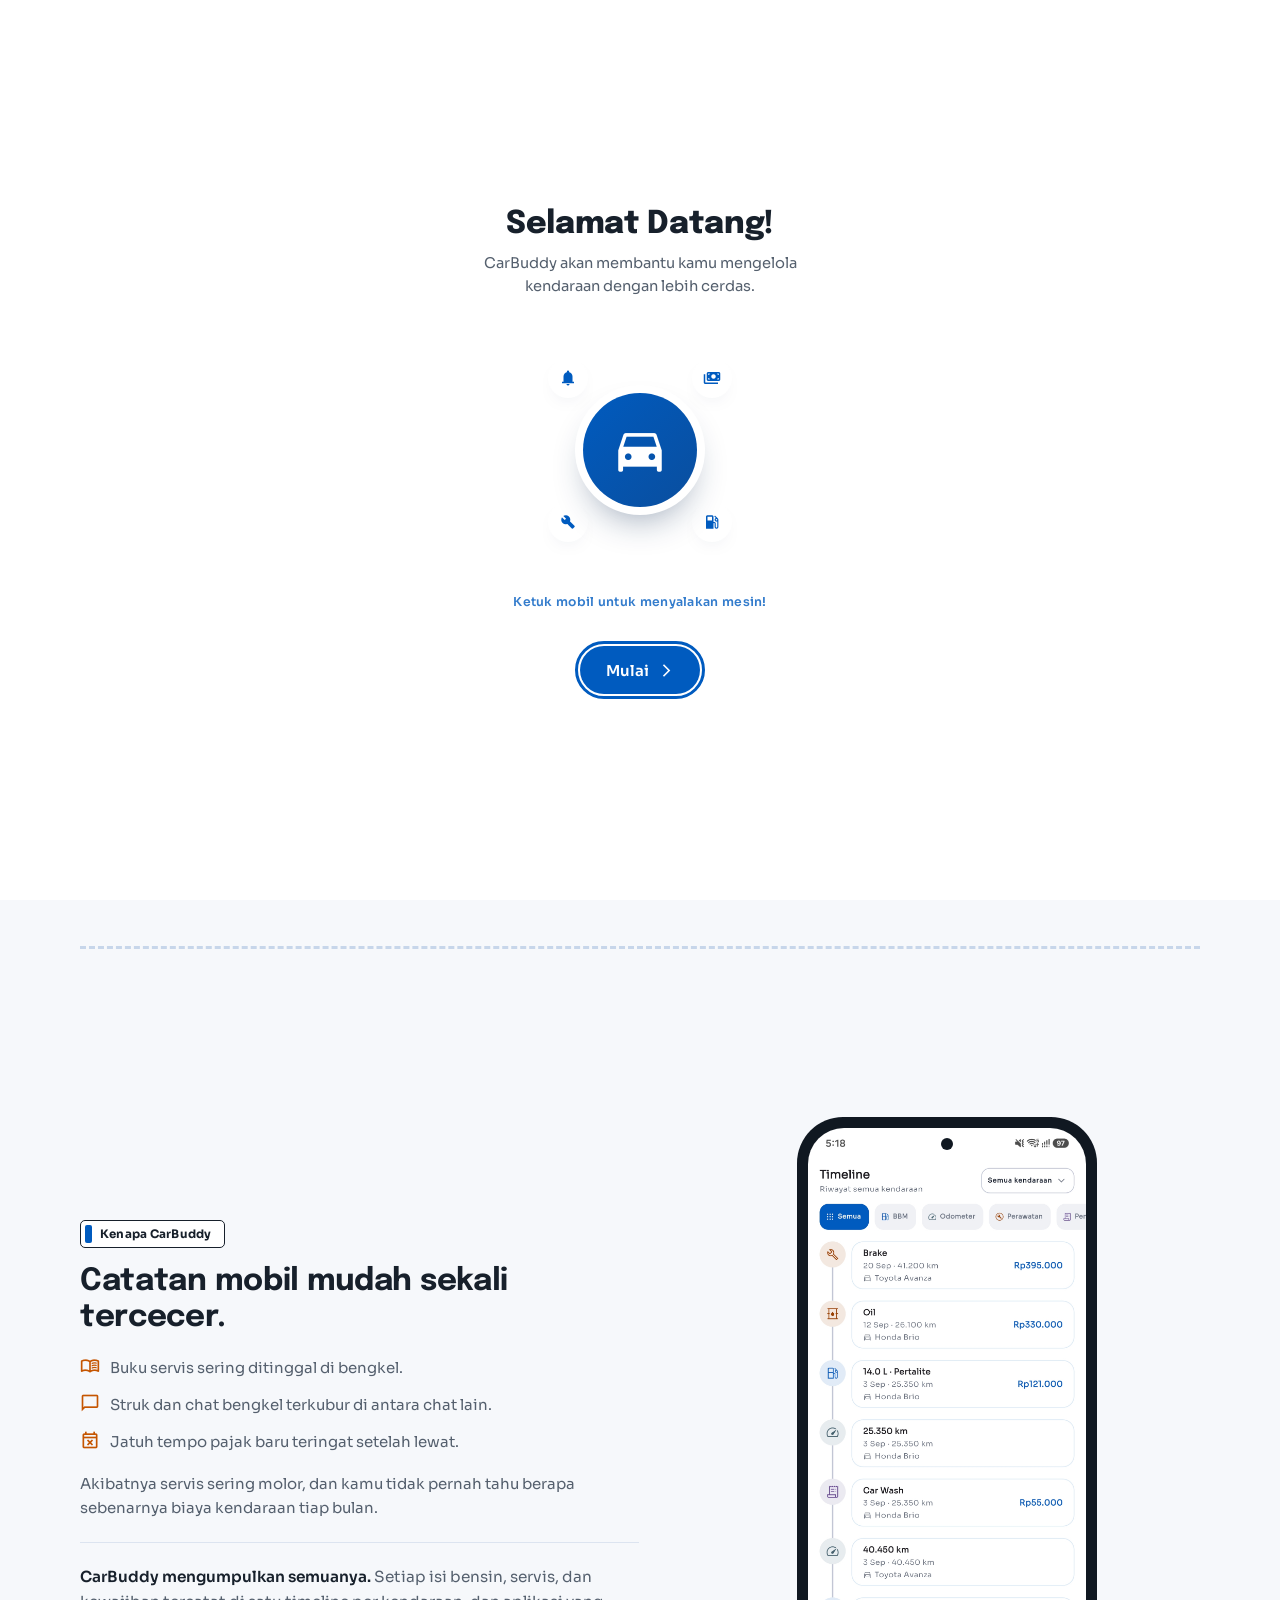
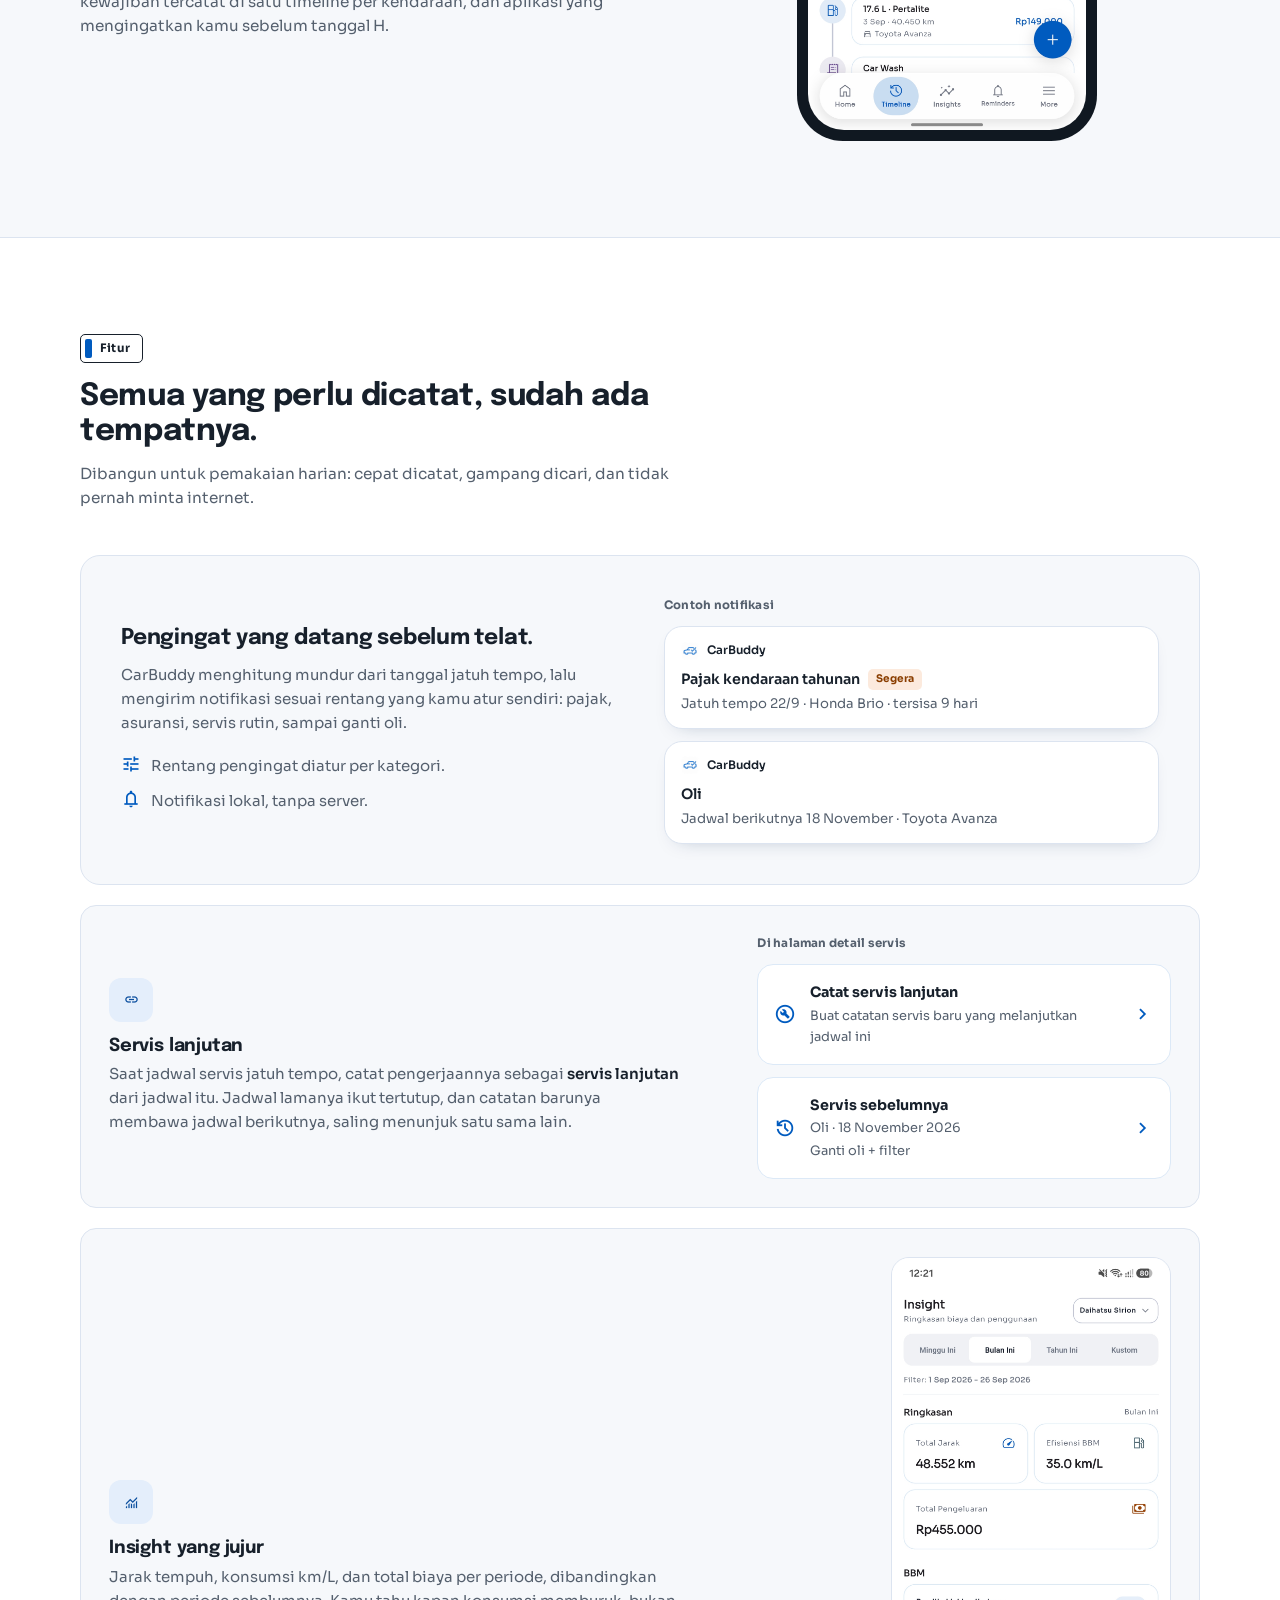
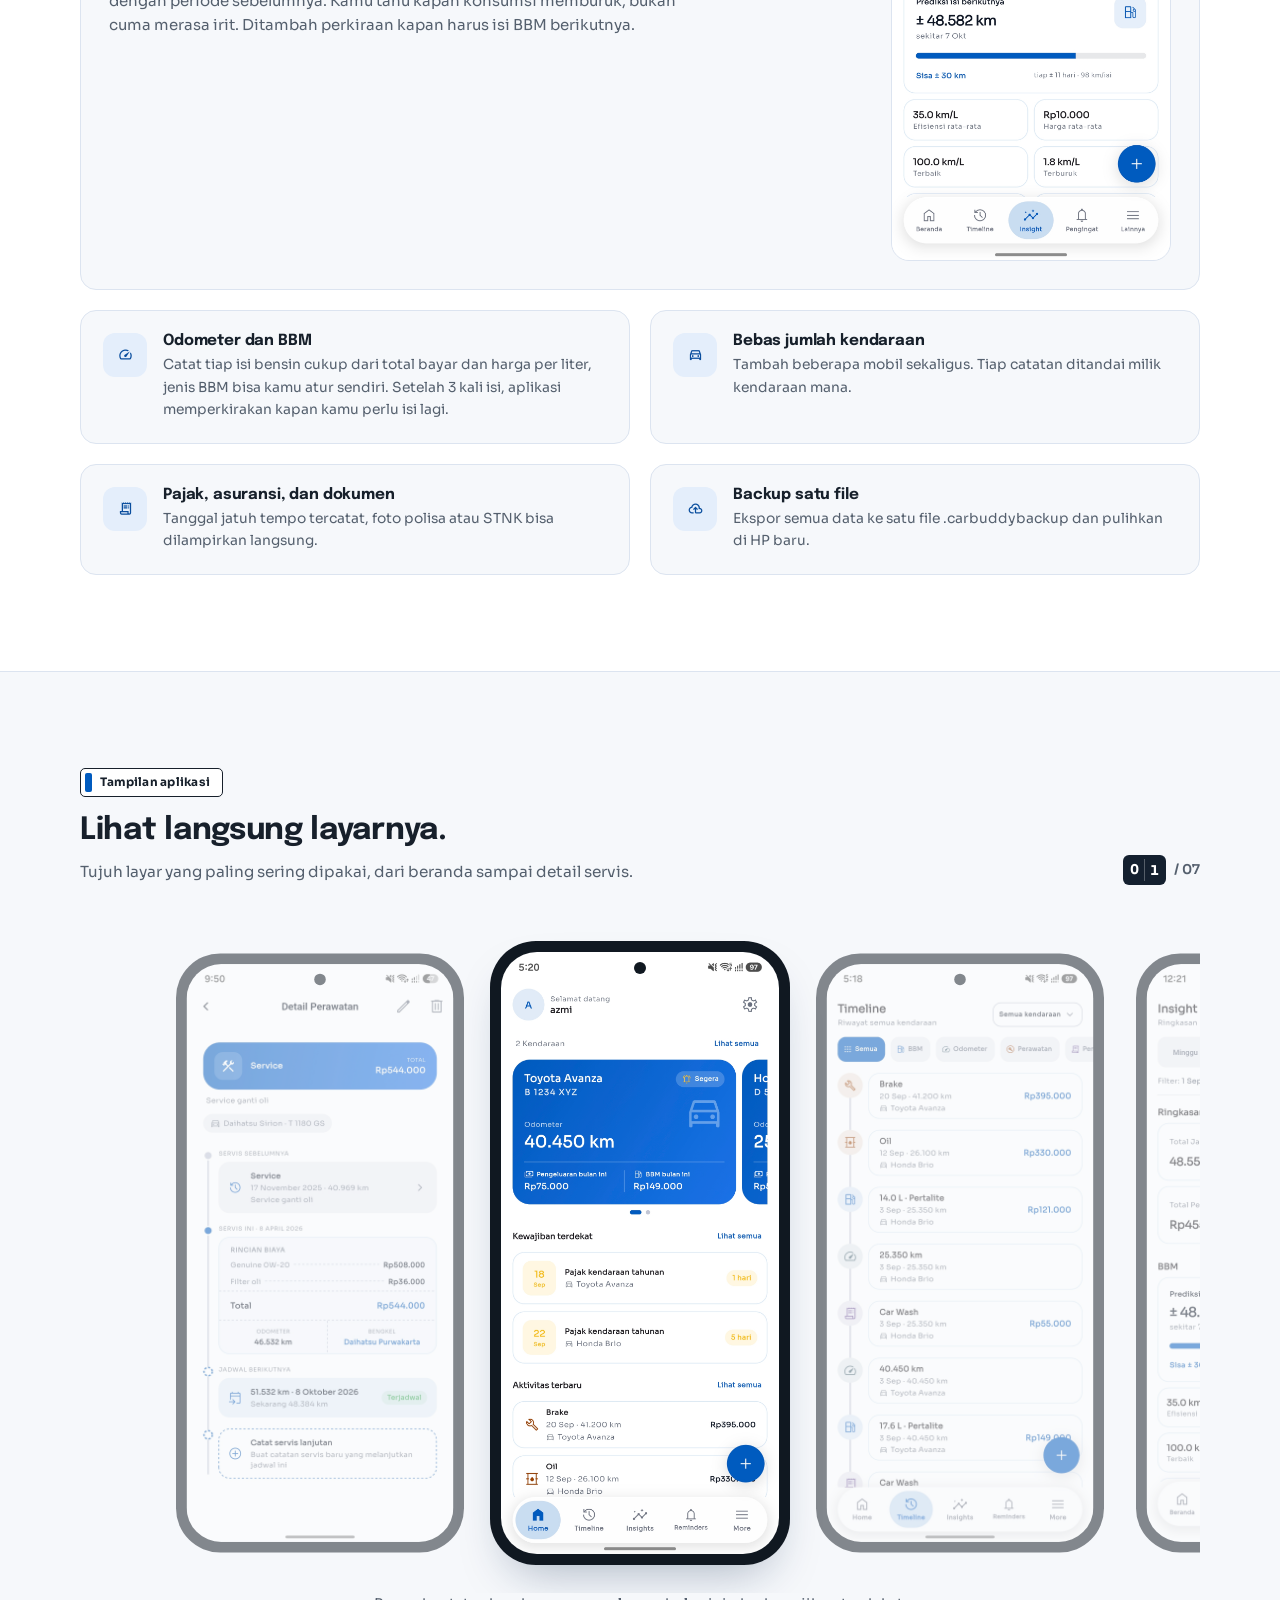
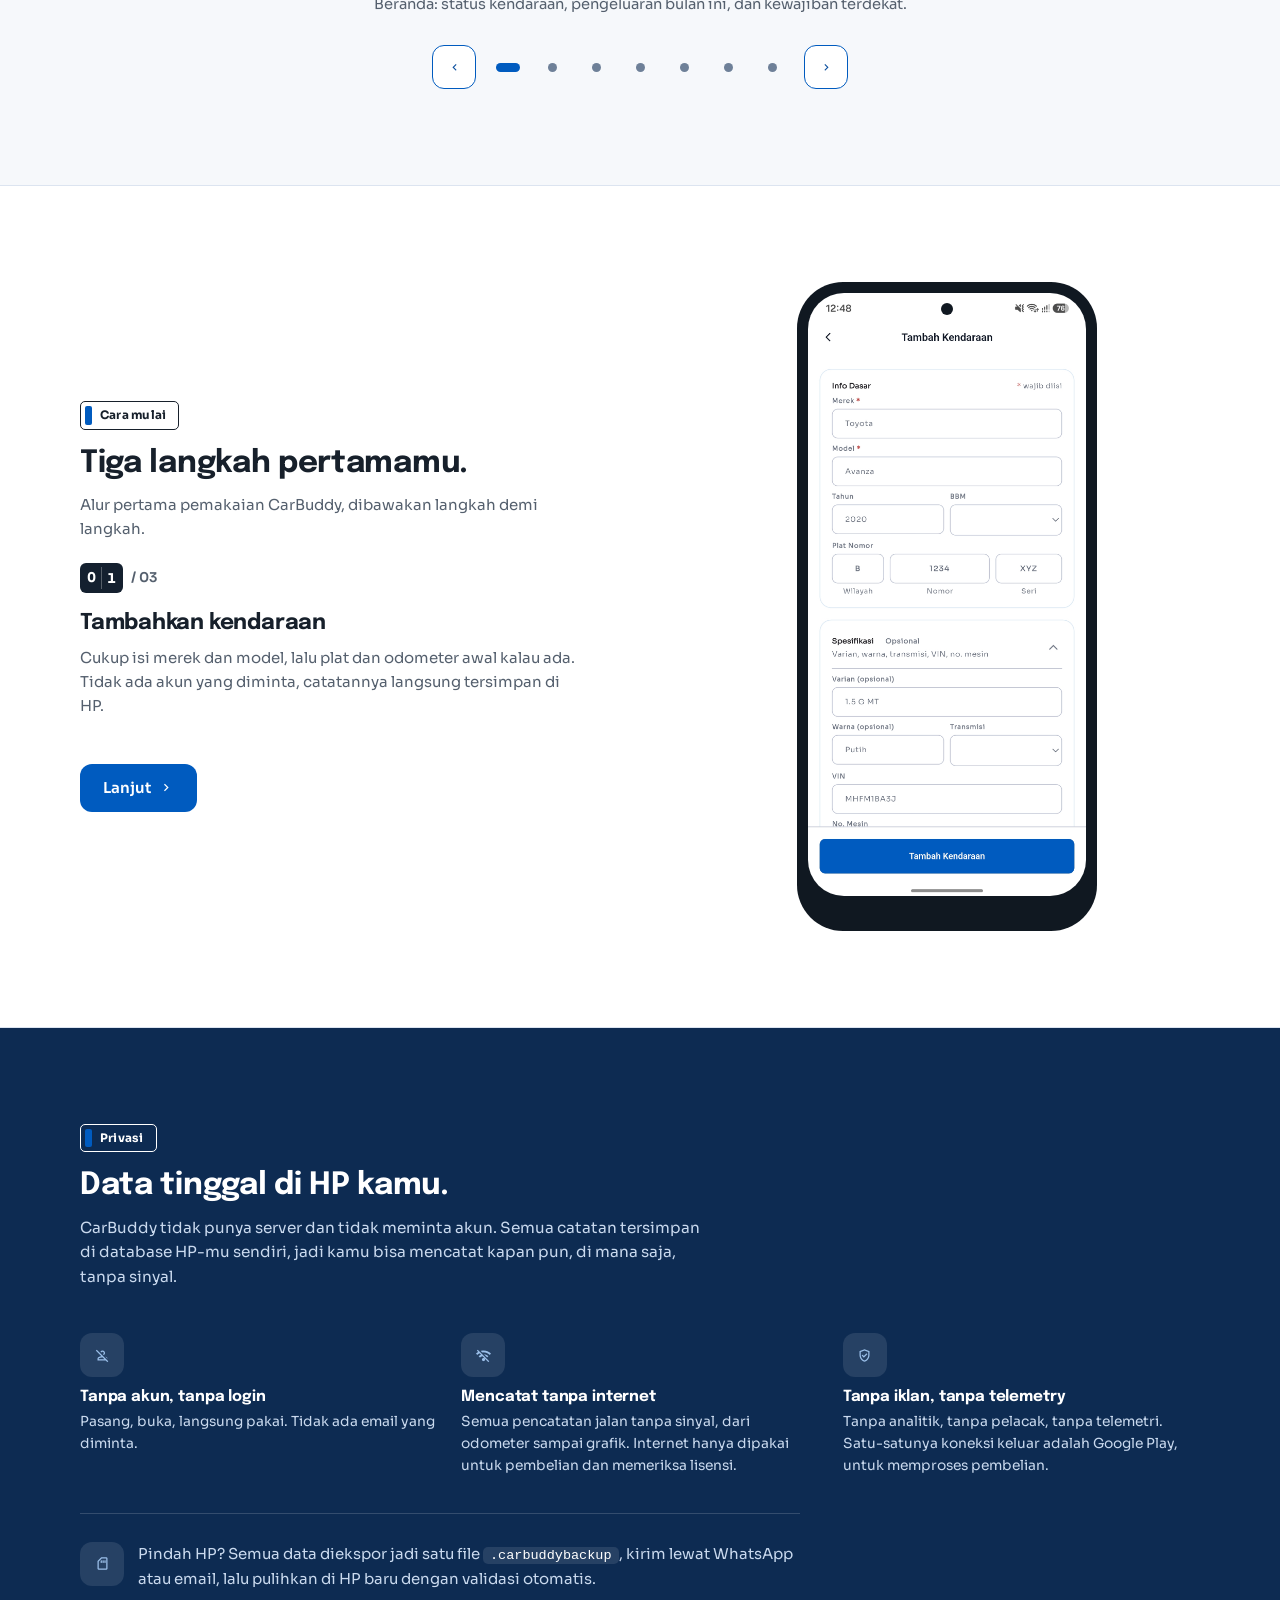
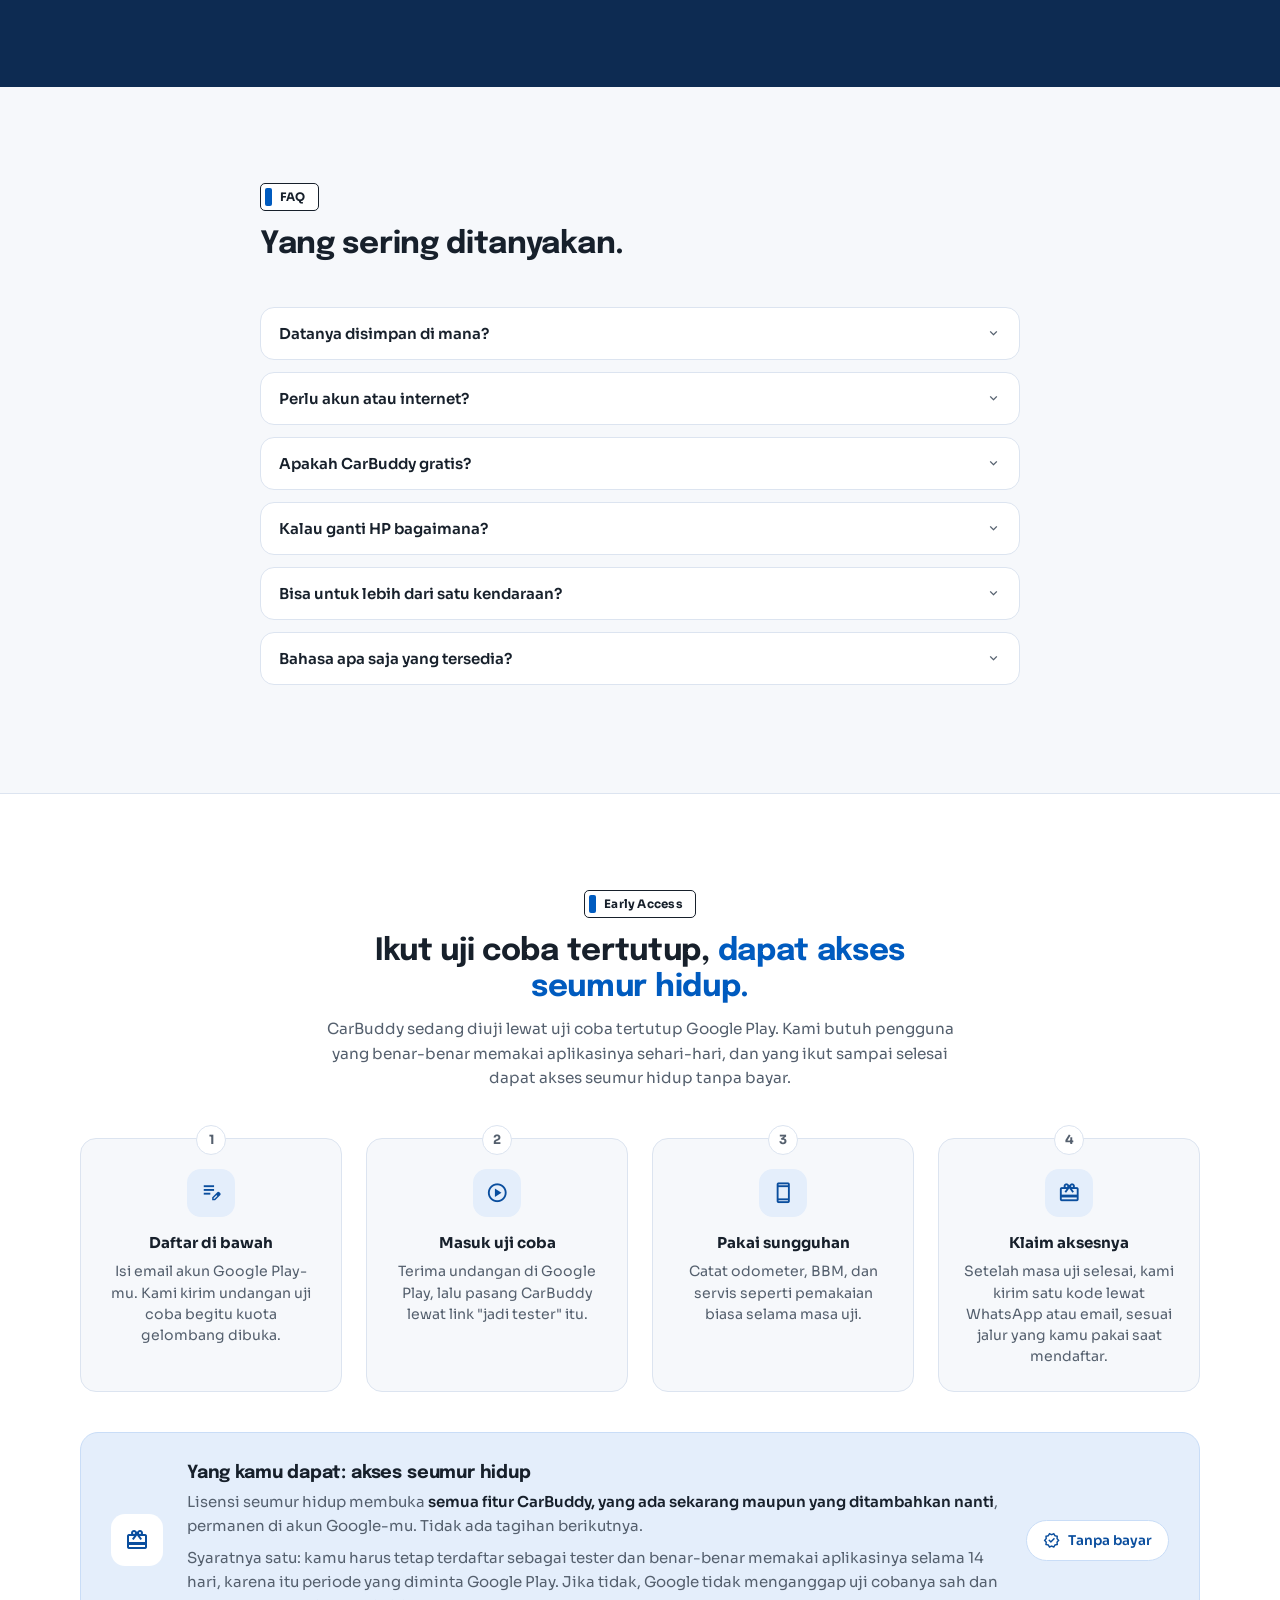
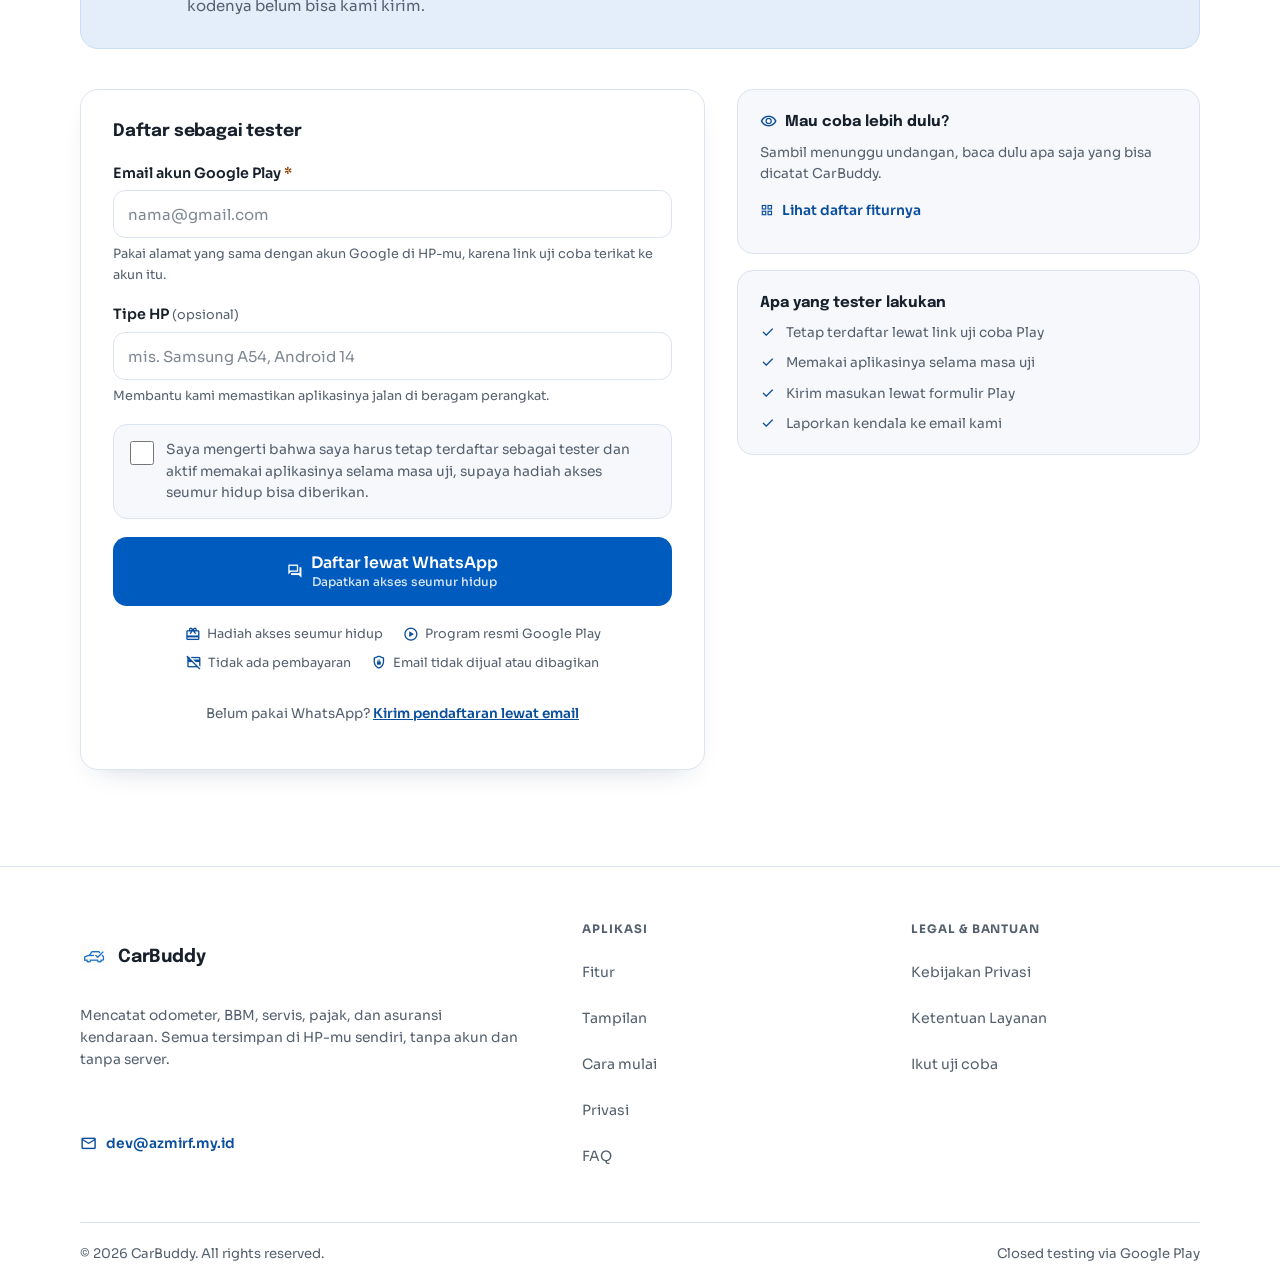
<file: index.html>
<!DOCTYPE html>
<!--
  CarBuddy, landing page.
  Design read: landing produk untuk pemilik kendaraan pribadi Indonesia,
  bahasa visual "buku servis modern" (terang, rapi, motif plat & odometer).
  Dial: ENERGY 2 / RHYTHM 2 / MOTION 2 (reveal sekali jalan + transisi interaksi, tanpa loop).
  Tipografi: Sora untuk teks isi (font yang sama dengan app, lib/core/theme/theme.dart),
  Epilogue untuk judul (h1-h3, brand) karena bobot 800 dan bentuk hurufnya lebih tegas
  saat dipakai besar.
-->
<html lang="id">
<head>
<meta charset="UTF-8">
<meta name="viewport" content="width=device-width, initial-scale=1.0">
<title>CarBuddy, Semua Catatan Mobil di Satu Aplikasi</title>
<meta name="description" content="CarBuddy: aplikasi Android untuk mencatat odometer, BBM, servis, pajak, dan asuransi kendaraan. Local-first, tanpa akun, catat tanpa internet. Dua bulan pertama gratis.">
<meta property="og:title" content="CarBuddy, Semua Catatan Mobil di Satu Aplikasi">
<meta property="og:description" content="Odometer, BBM, servis, pajak, sampai asuransi tercatat rapi di HP sendiri. Tanpa akun, catat tanpa internet, dua bulan pertama gratis.">
<meta property="og:type" content="website">
<meta property="og:url" content="https://azmirizkifar20.github.io/get-carbuddy/">
<meta property="og:image" content="https://azmirizkifar20.github.io/get-carbuddy/images/meta.png">
<link rel="canonical" href="https://azmirizkifar20.github.io/get-carbuddy/">
<link rel="icon" type="image/png" href="images/app_icon.png">
<link rel="preconnect" href="https://fonts.googleapis.com">
<link rel="preconnect" href="https://fonts.gstatic.com" crossorigin>
<link href="https://fonts.googleapis.com/css2?family=Epilogue:wght@400..800&family=Sora:wght@400..800&display=swap" rel="stylesheet">
<link href="https://fonts.googleapis.com/css2?family=Material+Symbols+Outlined:opsz,wght,FILL,GRAD@24,400,0,0" rel="stylesheet">
<link rel="stylesheet" href="styles.css">
</head>
<body>
<a class="skip" href="#konten">Langsung ke konten</a>

<header class="site-head" id="site-head">
  <div class="container head-in">
    <a class="brand" href="#top" aria-label="CarBuddy, ke beranda">
      <img src="images/app_icon.png" alt="" width="28" height="28">
      <b>CarBuddy</b>
    </a>
    <!-- Status, bukan tindakan: menandai aplikasinya masih uji coba tertutup.
         Titiknya menandai keadaan nyata itu dan tidak berdenyut. Tautannya
         tombol di kanan, jadi lencana ini sengaja bukan link kedua ke #beta. -->
    <span class="head-badge"><span class="head-dot" aria-hidden="true"></span>Early Access</span>
    <nav class="nav-links" aria-label="Navigasi utama">
      <a href="#fitur" data-spy>Fitur</a>
      <a href="#tampilan" data-spy>Tampilan</a>
      <a href="#privasi" data-spy>Privasi</a>
      <a href="#faq" data-spy>FAQ</a>
    </nav>
    <a class="btn btn-primary head-cta" href="#beta"><span class="ms" aria-hidden="true">science</span>Early Access</a>
    <button class="burger" id="burger" aria-expanded="false" aria-controls="mobile-menu" aria-label="Buka menu">
      <span class="ms" aria-hidden="true">menu</span>
    </button>
  </div>
  <nav class="mobile-menu" id="mobile-menu" aria-label="Navigasi mobile">
    <div class="container">
      <a href="#fitur">Fitur</a>
      <a href="#tampilan">Tampilan</a>
      <a href="#privasi">Privasi</a>
      <a href="#faq">FAQ</a>
      <a href="#beta"><strong>Early Access</strong></a>
    </div>
  </nav>
</header>

<main id="konten">

  <section class="hero" id="top" aria-label="Perkenalan">
    <div class="container">
      <div class="hero-grid">
        <div class="reveal stagger">
          <h1>Kapan servis berikutnya? <span>Sudah tercatat dong!</span></h1>
          <p class="hero-sub">Odometer, BBM, servis, pajak, sampai asuransi tercatat rapi di satu aplikasi, di HP-mu sendiri.</p>
          <div class="hero-cta">
            <a class="btn btn-primary hero-cta-main" href="#beta"><span class="ms" aria-hidden="true">science</span>Ikut Early Access<span class="ms cta-arrow" aria-hidden="true">arrow_forward</span></a>
            <a class="btn btn-ghost" href="#fitur">Lihat semua fiturnya</a>
          </div>
          <p class="hero-facts"><span>2 bulan pertama gratis</span><span aria-hidden="true">·</span><span>Tanpa akun</span><span aria-hidden="true">·</span><span>Catat tanpa internet</span></p>
        </div>
        <div class="hero-phone reveal">
          <div class="phone">
            <div class="phone-screen">
              <img src="images/home.jpg" alt="Beranda aplikasi CarBuddy: kartu kendaraan Toyota Avanza dengan odometer 40.450 km, ringkasan pengeluaran bulan ini, dan kewajiban terdekat" width="1080" height="2340" decoding="async">
              <span class="punch" aria-hidden="true"></span>
            </div>
          </div>
        </div>
      </div>
      <hr class="road">
    </div>
  </section>

  <section id="kenapa" aria-labelledby="kenapa-h">
    <div class="container why-grid">
      <div class="reveal">
        <span class="plate">Kenapa CarBuddy</span>
        <h2 id="kenapa-h" style="margin: 14px 0 12px;">Catatan mobil mudah sekali tercecer.</h2>
        <ul class="pain-list">
          <li><span class="ms" aria-hidden="true">menu_book</span>Buku servis sering ditinggal di bengkel.</li>
          <li><span class="ms" aria-hidden="true">chat_bubble</span>Struk dan chat bengkel terkubur di antara chat lain.</li>
          <li><span class="ms" aria-hidden="true">event_busy</span>Jatuh tempo pajak baru teringat setelah lewat.</li>
        </ul>
        <p>Akibatnya servis sering molor, dan kamu tidak pernah tahu berapa sebenarnya biaya kendaraan tiap bulan.</p>
        <p class="why-sol"><strong>CarBuddy mengumpulkan semuanya.</strong> Setiap isi bensin, servis, dan kewajiban tercatat di satu timeline per kendaraan, dan aplikasi yang mengingatkan kamu sebelum tanggal H.</p>
      </div>
      <div class="why-phone reveal">
        <div class="phone phone-sm">
          <div class="phone-screen">
            <img src="images/timeline.jpg" alt="Tab Timeline CarBuddy: daftar catatan BBM, odometer, dan pengeluaran yang terurut per kendaraan" width="1080" height="2340" loading="lazy" decoding="async">
            <span class="punch" aria-hidden="true"></span>
          </div>
        </div>
      </div>
    </div>
  </section>

  <section class="fitur" id="fitur" aria-labelledby="fitur-h">
    <div class="container">
      <div class="sec-head reveal">
        <span class="plate">Fitur</span>
        <h2 id="fitur-h">Semua yang perlu dicatat, sudah ada tempatnya.</h2>
        <p>Dibangun untuk pemakaian harian: cepat dicatat, gampang dicari, dan tidak pernah minta internet.</p>
      </div>

      <div class="feat-big reveal">
        <div>
          <h3>Pengingat yang datang sebelum telat.</h3>
          <p class="lead">CarBuddy menghitung mundur dari tanggal jatuh tempo, lalu mengirim notifikasi sesuai rentang yang kamu atur sendiri: pajak, asuransi, servis rutin, sampai ganti oli.</p>
          <ul class="tick-list">
            <li><span class="ms" aria-hidden="true">tune</span>Rentang pengingat diatur per kategori.</li>
            <li><span class="ms" aria-hidden="true">notifications</span>Notifikasi lokal, tanpa server.</li>
          </ul>
        </div>
        <div class="notif-stack">
          <p class="notif-label">Contoh notifikasi</p>
          <div class="notif">
            <div class="notif-head">
              <img src="images/app_icon.png" alt="" width="18" height="18">
              <span class="notif-app">CarBuddy</span>
            </div>
            <p class="notif-title">Pajak kendaraan tahunan <span class="chip-segera">Segera</span></p>
            <p class="notif-body">Jatuh tempo 22/9 · Honda Brio · tersisa 9 hari</p>
          </div>
          <div class="notif">
            <div class="notif-head">
              <img src="images/app_icon.png" alt="" width="18" height="18">
              <span class="notif-app">CarBuddy</span>
            </div>
            <p class="notif-title">Oli</p>
            <p class="notif-body">Jadwal berikutnya 18 November · Toyota Avanza</p>
          </div>
        </div>
      </div>

      <div class="feat-wide reveal" style="margin-top: 20px;">
        <div>
          <div class="feat-icon"><span class="ms" aria-hidden="true">link</span></div>
          <h3>Servis lanjutan</h3>
          <p>Saat jadwal servis jatuh tempo, catat pengerjaannya sebagai <strong>servis lanjutan</strong> dari jadwal itu. Jadwal lamanya ikut tertutup, dan catatan barunya membawa jadwal berikutnya, saling menunjuk satu sama lain.</p>
        </div>
        <div class="soft-stack">
          <p class="notif-label">Di halaman detail servis</p>
          <div class="soft-card">
            <span class="ms" aria-hidden="true">build_circle</span>
            <div class="soft-card-body">
              <p class="soft-card-title">Catat servis lanjutan</p>
              <p class="soft-card-sub">Buat catatan servis baru yang melanjutkan jadwal ini</p>
            </div>
            <span class="ms soft-card-go" aria-hidden="true">chevron_right</span>
          </div>
          <div class="soft-card">
            <span class="ms" aria-hidden="true">history</span>
            <div class="soft-card-body">
              <p class="soft-card-title">Servis sebelumnya</p>
              <p class="soft-card-sub">Oli &middot; 18 November 2026</p>
              <p class="soft-card-sub clip">Ganti oli + filter</p>
            </div>
            <span class="ms soft-card-go" aria-hidden="true">chevron_right</span>
          </div>
        </div>
      </div>

      <div class="feat-wide reveal" style="margin-top: 20px;">
        <div>
          <div class="feat-icon"><span class="ms" aria-hidden="true">monitoring</span></div>
          <h3>Insight yang jujur</h3>
          <p>Jarak tempuh, konsumsi km/L, dan total biaya per periode, dibandingkan dengan periode sebelumnya. Kamu tahu kapan konsumsi memburuk, bukan cuma merasa irit. Ditambah perkiraan kapan harus isi BBM berikutnya.</p>
        </div>
        <div class="feat-shot">
          <img src="images/insights.jpg" alt="Tab Insights CarBuddy: jarak tempuh, efisiensi BBM 35,0 km/L, total pengeluaran, prediksi isi BBM berikutnya sekitar 7 Okt, dan ringkasan efisiensi serta harga BBM" width="1080" height="2340" loading="lazy" decoding="async">
        </div>
      </div>

      <div class="feat-rest">
        <div class="feat-row reveal">
          <div class="feat-icon"><span class="ms" aria-hidden="true">speed</span></div>
          <div>
            <h3>Odometer dan BBM</h3>
            <p>Catat tiap isi bensin cukup dari total bayar dan harga per liter, jenis BBM bisa kamu atur sendiri. Setelah 3 kali isi, aplikasi memperkirakan kapan kamu perlu isi lagi.</p>
          </div>
        </div>
        <div class="feat-row reveal">
          <div class="feat-icon"><span class="ms" aria-hidden="true">directions_car</span></div>
          <div>
            <h3>Bebas jumlah kendaraan</h3>
            <p>Tambah beberapa mobil sekaligus. Tiap catatan ditandai milik kendaraan mana.</p>
          </div>
        </div>
        <div class="feat-row reveal">
          <div class="feat-icon"><span class="ms" aria-hidden="true">receipt_long</span></div>
          <div>
            <h3>Pajak, asuransi, dan dokumen</h3>
            <p>Tanggal jatuh tempo tercatat, foto polisa atau STNK bisa dilampirkan langsung.</p>
          </div>
        </div>
        <div class="feat-row reveal">
          <div class="feat-icon"><span class="ms" aria-hidden="true">backup</span></div>
          <div>
            <h3>Backup satu file</h3>
            <p>Ekspor semua data ke satu file .carbuddybackup dan pulihkan di HP baru.</p>
          </div>
        </div>
      </div>
    </div>
  </section>

  <section id="tampilan" aria-labelledby="tampilan-h">
    <div class="container">
      <div class="sec-head gal-head reveal">
        <div>
          <span class="plate">Tampilan aplikasi</span>
          <h2 id="tampilan-h">Lihat langsung layarnya.</h2>
          <p>Tujuh layar yang paling sering dipakai, dari beranda sampai detail servis.</p>
        </div>
        <div class="gal-counter" aria-hidden="true">
          <div class="odo"><span class="odo-cell" data-odo="0">0</span><span class="odo-cell" data-odo="1">1</span></div>
          <span class="odo-rest">/ 07</span>
        </div>
      </div>

      <div class="gal" id="gal" role="region" aria-roledescription="carousel" aria-label="Galeri tampilan aplikasi CarBuddy" tabindex="0">
        <div class="gal-track" id="gal-track"></div>
        <p class="gal-caption" id="gal-caption" aria-live="polite"></p>
        <div class="gal-nav">
          <button class="gal-arrow" id="gal-prev" type="button" aria-label="Screenshot sebelumnya"><span class="ms" aria-hidden="true">chevron_left</span></button>
          <div id="gal-dots" style="display:flex"></div>
          <button class="gal-arrow" id="gal-next" type="button" aria-label="Screenshot berikutnya"><span class="ms" aria-hidden="true">chevron_right</span></button>
        </div>
      </div>

      <noscript>
        <div class="gal-static">
          <figure><img src="images/home.jpg" alt="Beranda CarBuddy" width="1080" height="2340"><figcaption>Beranda: status kendaraan, pengeluaran bulan ini, dan kewajiban terdekat.</figcaption></figure>
          <figure><img src="images/timeline.jpg" alt="Timeline CarBuddy" width="1080" height="2340" loading="lazy"><figcaption>Timeline: semua catatan terurut, bisa disaring per kategori.</figcaption></figure>
          <figure><img src="images/insights.jpg" alt="Insights CarBuddy" width="1080" height="2340" loading="lazy"><figcaption>Insight: jarak, konsumsi, pengeluaran, dan prediksi isi BBM per kendaraan.</figcaption></figure>
          <figure><img src="images/reminders.jpg" alt="Reminders CarBuddy" width="1080" height="2340" loading="lazy"><figcaption>Pengingat dengan hitungan hari sebelum jatuh tempo.</figcaption></figure>
          <figure><img src="images/more.jpg" alt="Menu More CarBuddy" width="1080" height="2340" loading="lazy"><figcaption>Semua modul: kendaraan, perawatan, BBM, pajak, asuransi, ban, aki.</figcaption></figure>
          <figure><img src="images/maintenance.jpg" alt="Perawatan CarBuddy" width="1080" height="2340" loading="lazy"><figcaption>Perawatan: biaya, riwayat servis, dan jadwal berikutnya.</figcaption></figure>
          <figure><img src="images/detail-maintenance.jpg" alt="Detail servis CarBuddy" width="1080" height="2340" loading="lazy"><figcaption>Detail servis: rincian biaya per komponen, jadwal berikutnya, dan tautan servis lanjutan.</figcaption></figure>
        </div>
      </noscript>
    </div>
  </section>

  <section class="wizard" id="mulai" aria-labelledby="mulai-h">
    <div class="container wiz-grid">
      <div class="reveal">
        <span class="plate">Cara mulai</span>
        <h2 id="mulai-h" style="margin: 14px 0 12px;">Tiga langkah pertamamu.</h2>
        <p style="max-width: 46ch;">Alur pertama pemakaian CarBuddy, dibawakan langkah demi langkah.</p>
        <div class="wiz" id="wiz" role="region" aria-label="Wizard cara mulai, tiga langkah" tabindex="0">
          <div class="wiz-counter" aria-hidden="true">
            <div class="odo"><span class="odo-cell" data-odo="0">0</span><span class="odo-cell" data-odo="1">1</span></div>
            <span class="odo-rest">/ 03</span>
          </div>
          <div class="wiz-panels" aria-live="polite">
            <div class="wiz-panel is-on">
              <h3>Tambahkan kendaraan</h3>
              <p>Cukup isi merek dan model, lalu plat dan odometer awal kalau ada. Tidak ada akun yang diminta, catatannya langsung tersimpan di HP.</p>
            </div>
            <div class="wiz-panel">
              <h3>Catat detail servis</h3>
              <p>Formulirnya dibawakan tiga langkah: pilih jenis catatannya, isi detail servis dan jadwal berikutnya, lalu rinci biayanya per komponen. Hasilnya masuk ke timeline kendaraan lengkap dengan totalnya.</p>
            </div>
            <div class="wiz-panel">
              <h3>Biarkan pengingat bekerja</h3>
              <p>Atur rentang notifikasinya sekali. CarBuddy menghitung mundur dan mengingatkan sebelum jatuh tempo, tanpa server dan tanpa internet.</p>
            </div>
          </div>
          <div class="wiz-nav">
            <button class="btn btn-ghost" id="wiz-prev" type="button"><span class="ms" aria-hidden="true">chevron_left</span>Kembali</button>
            <button class="btn btn-primary" id="wiz-next" type="button">Lanjut<span class="ms" aria-hidden="true">chevron_right</span></button>
            <a class="btn btn-primary" id="wiz-cta" href="#beta" hidden><span class="ms" aria-hidden="true">group_add</span>Early Access</a>
          </div>
        </div>
      </div>
      <div class="wiz-phone reveal">
        <div class="wiz-dots" id="wiz-dots" hidden>
          <button class="wiz-dot" type="button" aria-label="Langkah satu: jenis catatan" aria-current="true"></button>
          <button class="wiz-dot" type="button" aria-label="Langkah dua: detail servis" aria-current="false"></button>
          <button class="wiz-dot" type="button" aria-label="Langkah tiga: rincian biaya" aria-current="false"></button>
        </div>
        <div class="wiz-shots">
          <div class="wiz-shot is-on">
            <div class="phone phone-sm">
              <div class="phone-screen">
                <img src="images/tambah-kendaraan.jpg" alt="Formulir Tambah Kendaraan di aplikasi CarBuddy: merek dan model wajib diisi, tahun, jenis BBM, plat nomor dalam tiga kotak B, 1234, XYZ, dan bagian Spesifikasi opsional" width="1080" height="2340" decoding="async">
                <span class="punch" aria-hidden="true"></span>
              </div>
            </div>
          </div>
          <div class="wiz-shot wiz-slider" id="wiz-slider" role="group" aria-label="Tiga langkah formulir Catat Perawatan, geser untuk berpindah" tabindex="0">
            <div class="wiz-slide is-active">
              <div class="phone phone-sm">
                <div class="phone-screen">
                  <img src="images/catat-perawatan-1.jpg" alt="Formulir Catat Perawatan langkah 1 dari 3, Jenis: kendaraan Daihatsu Sirion T 1180 GS, pilihan Servis baru atau Servis lanjutan, dan kategori Transmission" width="1080" height="2340" loading="lazy" decoding="async">
                  <span class="punch" aria-hidden="true"></span>
                </div>
              </div>
            </div>
            <div class="wiz-slide">
              <div class="phone phone-sm">
                <div class="phone-screen">
                  <img src="images/catat-perawatan-2.jpg" alt="Formulir Catat Perawatan langkah 2 dari 3, Detail servis: 16 September 2026, odometer 48.384 km, deskripsi Penggantian oli transmisi, bengkel Daihatsu Purwakarta, dan jadwal berikutnya yang terisi otomatis dari kategori" width="1080" height="2340" loading="lazy" decoding="async">
                  <span class="punch" aria-hidden="true"></span>
                </div>
              </div>
            </div>
            <div class="wiz-slide">
              <div class="phone phone-sm">
                <div class="phone-screen">
                  <img src="images/catat-perawatan-3.jpg" alt="Formulir Catat Perawatan langkah 3 dari 3, Biaya: rincian Oli transmisi Rp 600.000 dan Jasa service Rp 50.000, lampiran struk, dengan total Rp 650.000 di footer" width="1080" height="2340" loading="lazy" decoding="async">
                  <span class="punch" aria-hidden="true"></span>
                </div>
              </div>
            </div>
          </div>
          <div class="wiz-shot">
            <div class="phone phone-sm">
              <div class="phone-screen">
                <img src="images/reminders.jpg" alt="Tab Reminders dengan hitungan hari menuju jatuh tempo pajak dan pengingat lainnya" width="1080" height="2340" loading="lazy" decoding="async">
                <span class="punch" aria-hidden="true"></span>
              </div>
            </div>
          </div>
        </div>
      </div>
    </div>
  </section>

  <section class="privasi on-dark" id="privasi" aria-labelledby="privasi-h">
    <div class="container">
      <div class="sec-head reveal">
        <span class="plate">Privasi</span>
        <h2 id="privasi-h">Data tinggal di HP kamu.</h2>
        <p class="privasi-lead">CarBuddy tidak punya server dan tidak meminta akun. Semua catatan tersimpan di database HP-mu sendiri, jadi kamu bisa mencatat kapan pun, di mana saja, tanpa sinyal.</p>
      </div>
      <div class="fact-grid">
        <div class="fact reveal">
          <div class="feat-icon"><span class="ms" aria-hidden="true">person_off</span></div>
          <h3>Tanpa akun, tanpa login</h3>
          <p>Pasang, buka, langsung pakai. Tidak ada email yang diminta.</p>
        </div>
        <div class="fact reveal">
          <div class="feat-icon"><span class="ms" aria-hidden="true">wifi_off</span></div>
          <h3>Mencatat tanpa internet</h3>
          <p>Semua pencatatan jalan tanpa sinyal, dari odometer sampai grafik. Internet hanya dipakai untuk pembelian dan memeriksa lisensi.</p>
        </div>
        <div class="fact reveal">
          <div class="feat-icon"><span class="ms" aria-hidden="true">verified_user</span></div>
          <h3>Tanpa iklan, tanpa telemetry</h3>
          <p>Tanpa analitik, tanpa pelacak, tanpa telemetri. Satu-satunya koneksi keluar adalah Google Play, untuk memproses pembelian.</p>
        </div>
      </div>
      <div class="privasi-backup reveal">
        <div class="feat-icon"><span class="ms" aria-hidden="true">sd_card</span></div>
        <p>Pindah HP? Semua data diekspor jadi satu file <code>.carbuddybackup</code>, kirim lewat WhatsApp atau email, lalu pulihkan di HP baru dengan validasi otomatis.</p>
      </div>
    </div>
  </section>

  <section id="faq" aria-labelledby="faq-h">
    <div class="container faq-wrap">
      <div class="sec-head reveal">
        <span class="plate">FAQ</span>
        <h2 id="faq-h">Yang sering ditanyakan.</h2>
      </div>
      <div class="faq-item reveal">
        <h3><button class="faq-q" id="faq-q1" aria-expanded="false" aria-controls="faq-a1">Datanya disimpan di mana?<span class="ms" aria-hidden="true">expand_more</span></button></h3>
        <div class="faq-a" id="faq-a1" role="region" aria-labelledby="faq-q1">
          <div class="faq-a-inner"><p>Di HP kamu sendiri. CarBuddy menyimpan semua catatan di database lokal (SQLite) di perangkat, tanpa server dan tanpa sinkronisasi otomatis ke mana pun.</p></div>
        </div>
      </div>
      <div class="faq-item reveal">
        <h3><button class="faq-q" id="faq-q2" aria-expanded="false" aria-controls="faq-a2">Perlu akun atau internet?<span class="ms" aria-hidden="true">expand_more</span></button></h3>
        <div class="faq-a" id="faq-a2" role="region" aria-labelledby="faq-q2">
          <div class="faq-a-inner"><p>Tidak ada login. Semua pencatatan jalan tanpa internet, termasuk grafik dan pengingat. Internet hanya perlu untuk pembelian dan pemeriksaan lisensi, dan itu pun dicek berkala, bukan tiap kali buka aplikasi.</p></div>
        </div>
      </div>
      <div class="faq-item reveal">
        <h3><button class="faq-q" id="faq-q3" aria-expanded="false" aria-controls="faq-a3">Apakah CarBuddy gratis?<span class="ms" aria-hidden="true">expand_more</span></button></h3>
        <div class="faq-a" id="faq-a3" role="region" aria-labelledby="faq-q3">
          <div class="faq-a-inner"><p>Dua bulan pertama gratis. Setelah itu CarBuddy berlanjut sebagai langganan tahunan Rp 12.000, atau kamu bisa beli lisensi seumur hidup Rp 25.000 sekali bayar. Tidak ada iklan di dalamnya, dan tidak ada pembelian lain selain dua pilihan itu.</p></div>
        </div>
      </div>
      <div class="faq-item reveal">
        <h3><button class="faq-q" id="faq-q4" aria-expanded="false" aria-controls="faq-a4">Kalau ganti HP bagaimana?<span class="ms" aria-hidden="true">expand_more</span></button></h3>
        <div class="faq-a" id="faq-a4" role="region" aria-labelledby="faq-q4">
          <div class="faq-a-inner"><p>Buka Backup &amp; Pulihkan, ekspor semua data jadi satu file .carbuddybackup, kirim filenya ke HP baru lewat WhatsApp, LINE, atau email, lalu impor di sana. Sebelum data lama diganti, file divalidasi dulu secara otomatis.</p></div>
        </div>
      </div>
      <div class="faq-item reveal">
        <h3><button class="faq-q" id="faq-q5" aria-expanded="false" aria-controls="faq-a5">Bisa untuk lebih dari satu kendaraan?<span class="ms" aria-hidden="true">expand_more</span></button></h3>
        <div class="faq-a" id="faq-a5" role="region" aria-labelledby="faq-q5">
          <div class="faq-a-inner"><p>Bisa. Beberapa mobil bisa dicatat dalam satu aplikasi. Setiap catatan ditandai milik kendaraan mana, dan ringkasan di Beranda menunjukkan semuanya.</p></div>
        </div>
      </div>
      <div class="faq-item reveal">
        <h3><button class="faq-q" id="faq-q6" aria-expanded="false" aria-controls="faq-a6">Bahasa apa saja yang tersedia?<span class="ms" aria-hidden="true">expand_more</span></button></h3>
        <div class="faq-a" id="faq-a6" role="region" aria-labelledby="faq-q6">
          <div class="faq-a-inner"><p>Indonesia dan Inggris, bisa diganti kapan saja dari pengaturan.</p></div>
        </div>
      </div>
    </div>
  </section>

  <section class="beta" id="beta" aria-labelledby="beta-h">
    <div class="container">
      <div class="sec-head reveal">
        <span class="plate">Early Access</span>
        <h2 id="beta-h">Ikut uji coba tertutup, <span>dapat akses seumur hidup.</span></h2>
        <p>CarBuddy sedang diuji lewat uji coba tertutup Google Play. Kami butuh pengguna yang benar-benar memakai aplikasinya sehari-hari, dan yang ikut sampai selesai dapat akses seumur hidup tanpa bayar.</p>
      </div>

      <ol class="beta-steps reveal stagger">
        <li>
          <span class="beta-step-icon ms" aria-hidden="true">edit_note</span>
          <b>Daftar di bawah</b>
          <span class="beta-step-copy">Isi email akun Google Play-mu. Kami kirim undangan uji coba begitu kuota gelombang dibuka.</span>
        </li>
        <li>
          <span class="beta-step-icon ms" aria-hidden="true">play_circle</span>
          <b>Masuk uji coba</b>
          <span class="beta-step-copy">Terima undangan di Google Play, lalu pasang CarBuddy lewat link "jadi tester" itu.</span>
        </li>
        <li>
          <span class="beta-step-icon ms" aria-hidden="true">smartphone</span>
          <b>Pakai sungguhan</b>
          <span class="beta-step-copy">Catat odometer, BBM, dan servis seperti pemakaian biasa selama masa uji.</span>
        </li>
        <li>
          <span class="beta-step-icon ms" aria-hidden="true">redeem</span>
          <b>Klaim aksesnya</b>
          <span class="beta-step-copy">Setelah masa uji selesai, kami kirim satu kode lewat WhatsApp atau email, sesuai jalur yang kamu pakai saat mendaftar.</span>
        </li>
      </ol>

      <div class="beta-reward reveal">
        <span class="beta-reward-icon ms" aria-hidden="true">redeem</span>
        <div class="beta-reward-body">
          <h3>Yang kamu dapat: akses seumur hidup</h3>
          <p>Lisensi seumur hidup membuka <strong>semua fitur CarBuddy, yang ada sekarang maupun yang ditambahkan nanti</strong>, permanen di akun Google-mu. Tidak ada tagihan berikutnya.</p>
          <p>Syaratnya satu: kamu harus tetap terdaftar sebagai tester dan benar-benar memakai aplikasinya selama 14 hari, karena itu periode yang diminta Google Play. Jika tidak, Google tidak menganggap uji cobanya sah dan kodenya belum bisa kami kirim.</p>
        </div>
        <p class="beta-reward-badge"><span class="ms" aria-hidden="true">verified</span>Tanpa bayar</p>
      </div>

      <div class="beta-cta">
        <form class="beta-form reveal" id="beta-form" novalidate>
          <h3 class="beta-form-title">Daftar sebagai tester</h3>

          <div class="beta-field">
            <label for="beta-email">Email akun Google Play <span aria-hidden="true">*</span></label>
            <input type="email" id="beta-email" name="email" required autocomplete="email" inputmode="email" placeholder="nama@gmail.com">
            <span class="hint">Pakai alamat yang sama dengan akun Google di HP-mu, karena link uji coba terikat ke akun itu.</span>
          </div>

          <div class="beta-field">
            <label for="beta-device">Tipe HP <span class="hint">(opsional)</span></label>
            <input type="text" id="beta-device" name="device" placeholder="mis. Samsung A54, Android 14">
            <span class="hint">Membantu kami memastikan aplikasinya jalan di beragam perangkat.</span>
          </div>

          <div class="beta-check">
            <input type="checkbox" id="beta-ack" name="ack" required>
            <label for="beta-ack">Saya mengerti bahwa saya harus tetap terdaftar sebagai tester dan aktif memakai aplikasinya selama masa uji, supaya hadiah akses seumur hidup bisa diberikan.</label>
          </div>

          <p class="beta-error" id="beta-error" role="alert">Email dan persetujuan di atas wajib diisi dulu.</p>

          <button class="btn btn-primary btn-lg" type="submit">
            <span class="ms" aria-hidden="true">forum</span>
            <span class="beta-btn-label">Daftar lewat WhatsApp<small>Dapatkan akses seumur hidup</small></span>
          </button>

          <ul class="beta-facts">
            <li><span class="ms" aria-hidden="true">redeem</span>Hadiah akses seumur hidup</li>
            <li><span class="ms" aria-hidden="true">play_circle</span>Program resmi Google Play</li>
            <li><span class="ms" aria-hidden="true">credit_card_off</span>Tidak ada pembayaran</li>
            <li><span class="ms" aria-hidden="true">shield_lock</span>Email tidak dijual atau dibagikan</li>
          </ul>

          <p class="beta-alt">Belum pakai WhatsApp? <a href="#" id="beta-mail">Kirim pendaftaran lewat email</a></p>
        </form>

        <div class="beta-aside">
          <div class="beta-card">
            <h4><span class="ms" aria-hidden="true">visibility</span>Mau coba lebih dulu?</h4>
            <p>Sambil menunggu undangan, baca dulu apa saja yang bisa dicatat CarBuddy.</p>
            <a class="beta-card-link" href="#fitur"><span class="ms" aria-hidden="true">grid_view</span>Lihat daftar fiturnya</a>
          </div>

          <div class="beta-card">
            <h4>Apa yang tester lakukan</h4>
            <ul class="beta-card-list">
              <li><span class="ms" aria-hidden="true">check</span>Tetap terdaftar lewat link uji coba Play</li>
              <li><span class="ms" aria-hidden="true">check</span>Memakai aplikasinya selama masa uji</li>
              <li><span class="ms" aria-hidden="true">check</span>Kirim masukan lewat formulir Play</li>
              <li><span class="ms" aria-hidden="true">check</span>Laporkan kendala ke email kami</li>
            </ul>
          </div>
        </div>
      </div>
    </div>
  </section>

</main>

<footer>
  <div class="container">
    <div class="foot-grid">
      <div class="foot-brand">
        <a class="brand" href="#top">
          <img src="images/app_icon.png" alt="" width="28" height="28">
          <b>CarBuddy</b>
        </a>
        <p>Mencatat odometer, BBM, servis, pajak, dan asuransi kendaraan. Semua tersimpan di HP-mu sendiri, tanpa akun dan tanpa server.</p>
        <a class="foot-mail" href="mailto:dev@azmirf.my.id"><span class="ms" aria-hidden="true">mail</span>dev@azmirf.my.id</a>
      </div>

      <nav class="foot-col" aria-labelledby="foot-app-h">
        <h2 id="foot-app-h">Aplikasi</h2>
        <ul>
          <li><a href="#fitur">Fitur</a></li>
          <li><a href="#tampilan">Tampilan</a></li>
          <li><a href="#mulai">Cara mulai</a></li>
          <li><a href="#privasi">Privasi</a></li>
          <li><a href="#faq">FAQ</a></li>
        </ul>
      </nav>

      <nav class="foot-col" aria-labelledby="foot-legal-h">
        <h2 id="foot-legal-h">Legal &amp; bantuan</h2>
        <ul>
          <li><a href="privacy.html">Kebijakan Privasi</a></li>
          <li><a href="terms.html">Ketentuan Layanan</a></li>
          <li><a href="#beta">Ikut uji coba</a></li>
        </ul>
      </nav>
    </div>

    <div class="foot-bar">
      <p>© 2026 CarBuddy. All rights reserved.</p>
      <p class="foot-note">Closed testing via Google Play</p>
    </div>
  </div>
</footer>

<!-- Overlay onboarding: replika langkah pertama onboarding aplikasi. Tersembunyi secara default;
     JS membukanya di setiap muat halaman. -->
<div class="ob" id="ob" role="dialog" aria-modal="true" aria-label="Selamat datang di CarBuddy" hidden>
  <div class="ob-body">
    <h2 class="ob-title">Selamat Datang!</h2>
    <p class="ob-sub">CarBuddy akan membantu kamu mengelola kendaraan dengan lebih cerdas.</p>
    <button class="ob-logo" id="ob-logo" type="button" aria-label="Ketuk mobil untuk menyalakan mesin">
      <span class="ob-wave w1" aria-hidden="true"></span>
      <span class="ob-wave w2" aria-hidden="true"></span>
      <span class="ob-wave w3" aria-hidden="true"></span>
      <span class="ob-bubble b2" aria-hidden="true"><span class="ms">payments</span></span>
      <span class="ob-bubble b3" aria-hidden="true"><span class="ms">notifications</span></span>
      <span class="ob-bubble b1" aria-hidden="true"><span class="ms">build</span></span>
      <span class="ob-bubble b0" aria-hidden="true"><span class="ms">local_gas_station</span></span>
      <span class="ob-core" aria-hidden="true"></span>
      <span class="ob-car ms" aria-hidden="true">directions_car</span>
    </button>
    <p class="ob-hint">Ketuk mobil untuk menyalakan mesin!</p>
    <button class="ob-start" id="ob-start" type="button">Mulai<span class="ms" aria-hidden="true">arrow_forward_ios</span></button>
  </div>
</div>

<script src="app.js"></script>
</body>
</html>
</file>
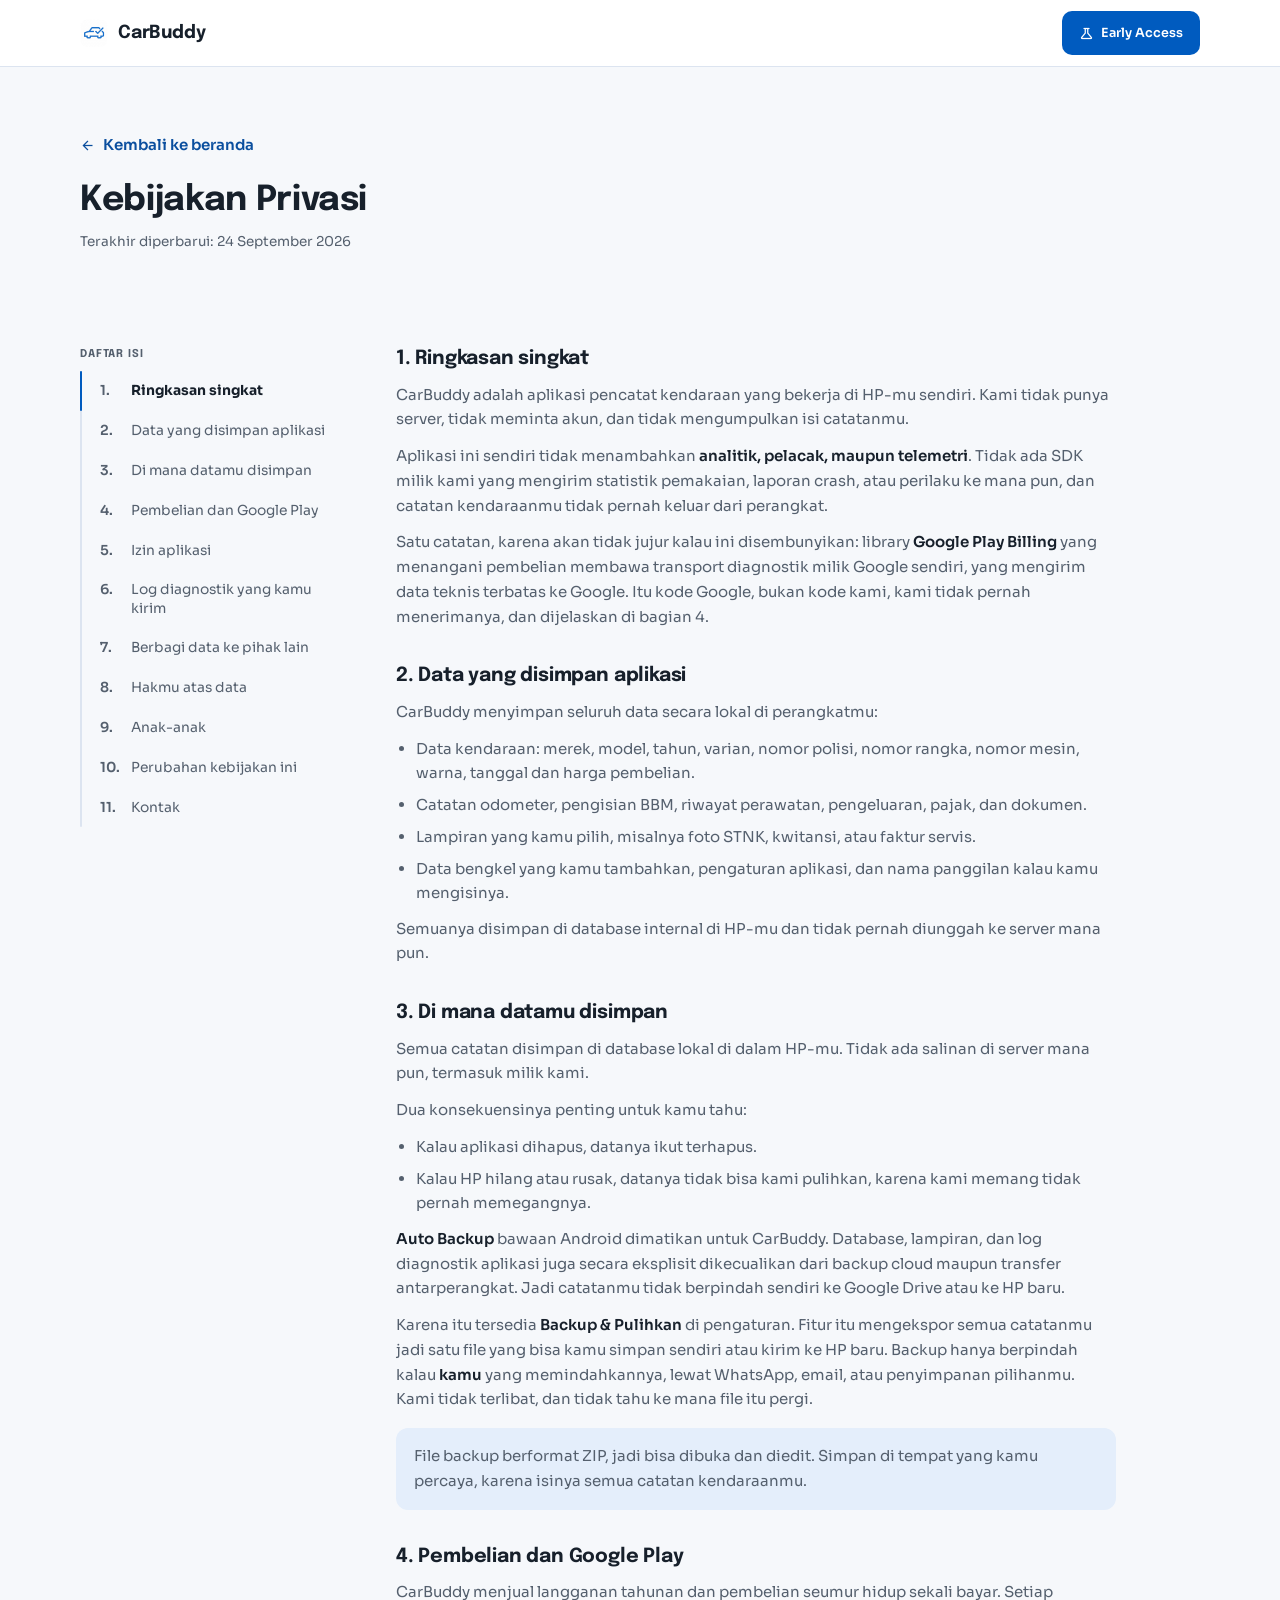
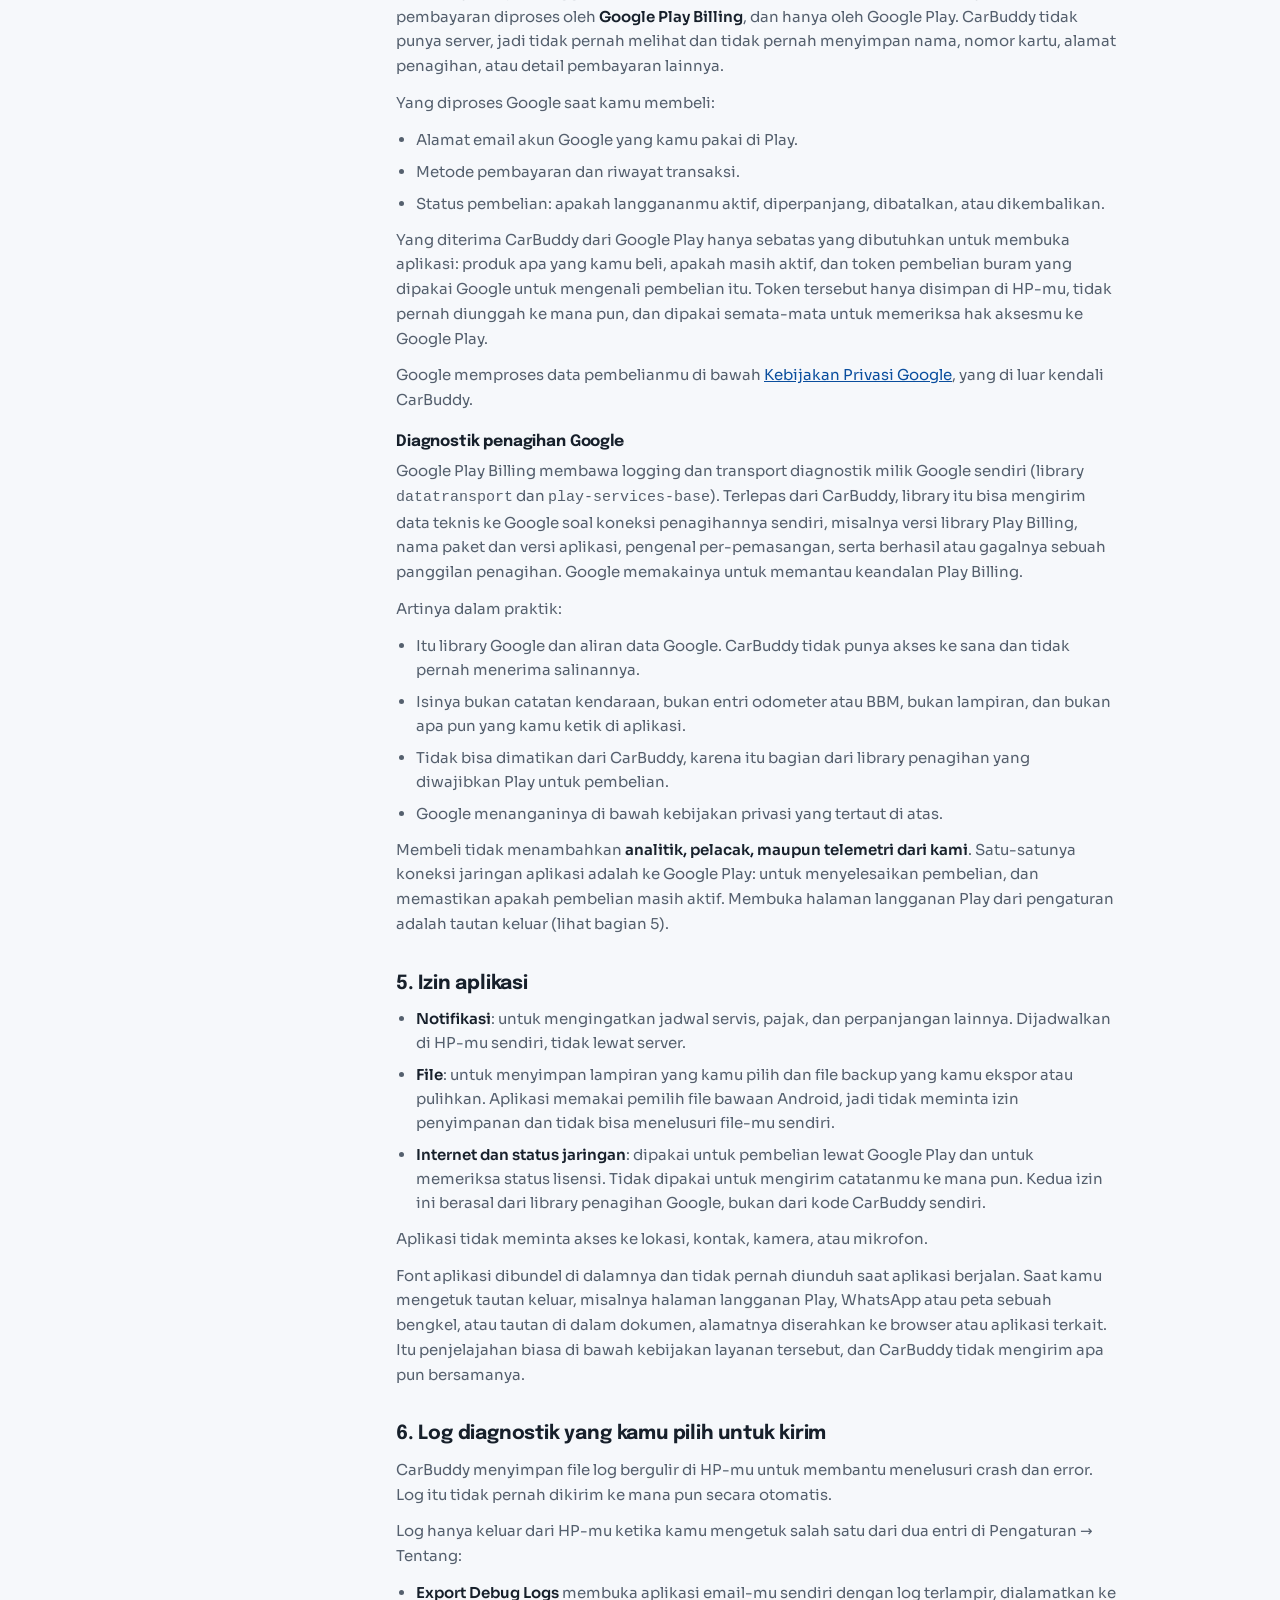
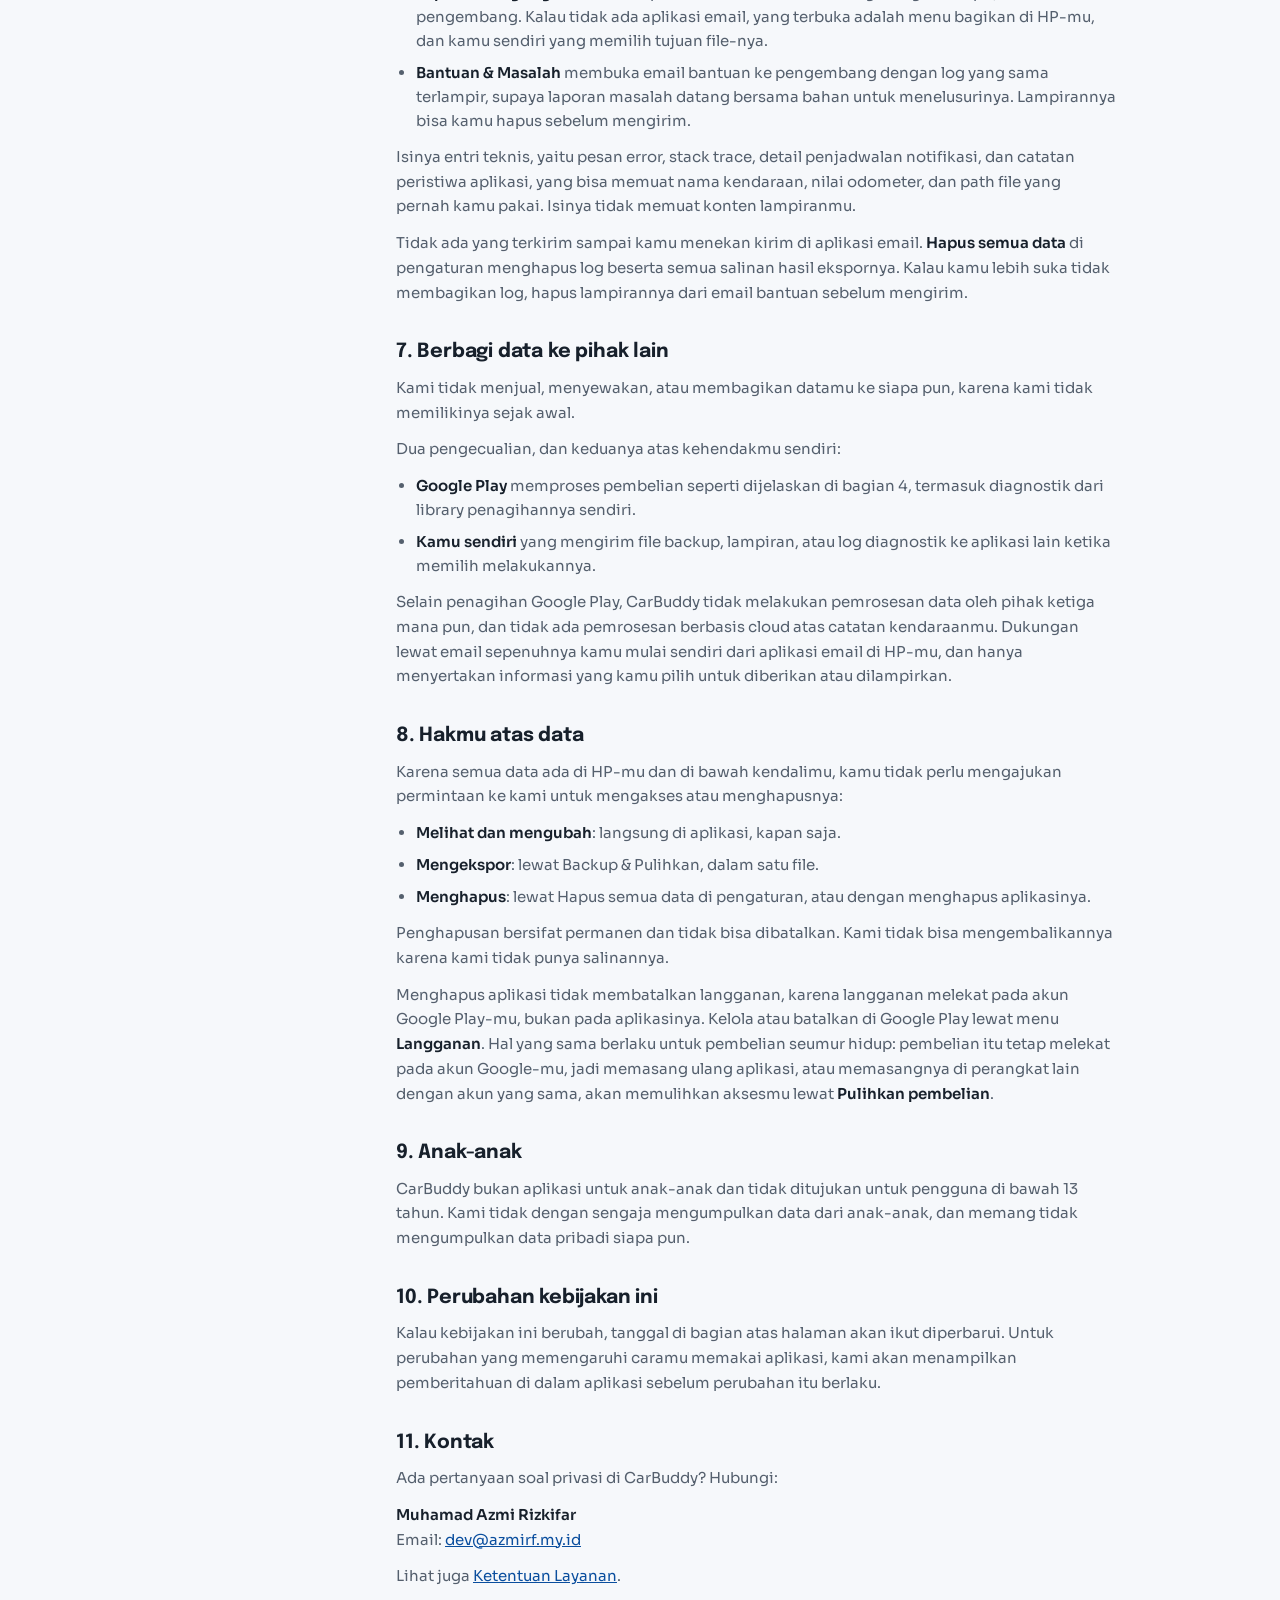
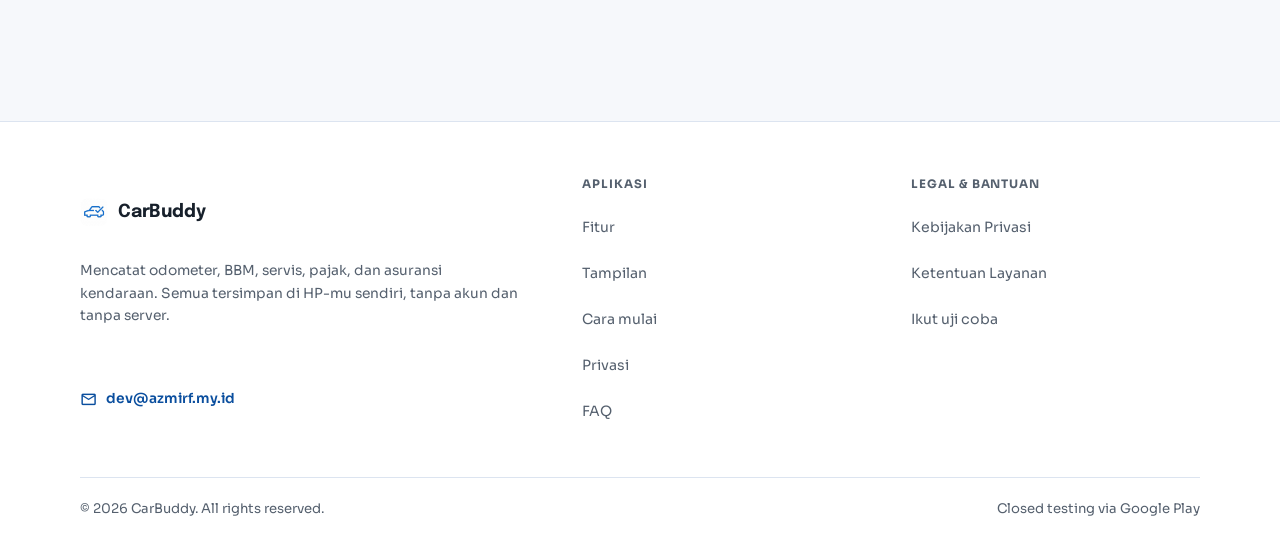
<file: privacy.html>
<!DOCTYPE html>
<html lang="id">
<head>
<meta charset="utf-8">
<meta name="viewport" content="width=device-width, initial-scale=1">
<title>Kebijakan Privasi · CarBuddy</title>
<meta name="description" content="Kebijakan Privasi CarBuddy: catatan kendaraanmu tersimpan di HP-mu sendiri. Tanpa analitik, pelacak, atau telemetri dari kami. Satu-satunya koneksi jaringan aplikasi adalah ke Google Play untuk pembelian.">
<link rel="icon" href="images/app_icon.png">
<link rel="preconnect" href="https://fonts.googleapis.com">
<link rel="preconnect" href="https://fonts.gstatic.com" crossorigin>
<link href="https://fonts.googleapis.com/css2?family=Epilogue:wght@400..800&family=Sora:wght@400..800&display=swap" rel="stylesheet">
<link href="https://fonts.googleapis.com/css2?family=Material+Symbols+Outlined:opsz,wght,FILL,GRAD@24,400,0,0" rel="stylesheet">
<link rel="stylesheet" href="styles.css">
</head>
<body>
<a class="skip" href="#konten">Langsung ke konten</a>

<header class="site-head" id="site-head">
  <div class="container head-in">
    <a class="brand" href="index.html" aria-label="CarBuddy, ke beranda">
      <img src="images/app_icon.png" alt="" width="28" height="28">
      <b>CarBuddy</b>
    </a>
    <a class="btn btn-primary head-cta" href="index.html#beta"><span class="ms" aria-hidden="true">science</span>Early Access</a>
  </div>
</header>

<main id="konten">

  <section class="legal-head">
    <div class="container">
      <a class="legal-back" href="index.html"><span class="ms" aria-hidden="true">arrow_back</span>Kembali ke beranda</a>
      <h1>Kebijakan Privasi</h1>
      <p class="legal-updated">Terakhir diperbarui: 24 September 2026</p>
    </div>
  </section>

  <section>
    <div class="container legal-wrap">

      <nav class="legal-toc" aria-label="Daftar isi">
        <h2>Daftar isi</h2>
        <ol>
          <li><a href="#ringkasan">Ringkasan singkat</a></li>
          <li><a href="#data">Data yang disimpan aplikasi</a></li>
          <li><a href="#penyimpanan">Di mana datamu disimpan</a></li>
          <li><a href="#pembelian">Pembelian dan Google Play</a></li>
          <li><a href="#izin">Izin aplikasi</a></li>
          <li><a href="#log">Log diagnostik yang kamu kirim</a></li>
          <li><a href="#berbagi">Berbagi data ke pihak lain</a></li>
          <li><a href="#hak">Hakmu atas data</a></li>
          <li><a href="#anak">Anak-anak</a></li>
          <li><a href="#perubahan">Perubahan kebijakan ini</a></li>
          <li><a href="#kontak">Kontak</a></li>
        </ol>
      </nav>

      <div class="legal-body">

        <section id="ringkasan">
          <h2>1. Ringkasan singkat</h2>
          <p>CarBuddy adalah aplikasi pencatat kendaraan yang bekerja di HP-mu sendiri. Kami tidak punya server, tidak meminta akun, dan tidak mengumpulkan isi catatanmu.</p>
          <p>Aplikasi ini sendiri tidak menambahkan <strong>analitik, pelacak, maupun telemetri</strong>. Tidak ada SDK milik kami yang mengirim statistik pemakaian, laporan crash, atau perilaku ke mana pun, dan catatan kendaraanmu tidak pernah keluar dari perangkat.</p>
          <p>Satu catatan, karena akan tidak jujur kalau ini disembunyikan: library <strong>Google Play Billing</strong> yang menangani pembelian membawa transport diagnostik milik Google sendiri, yang mengirim data teknis terbatas ke Google. Itu kode Google, bukan kode kami, kami tidak pernah menerimanya, dan dijelaskan di bagian 4.</p>
        </section>

        <section id="data">
          <h2>2. Data yang disimpan aplikasi</h2>
          <p>CarBuddy menyimpan seluruh data secara lokal di perangkatmu:</p>
          <ul>
            <li>Data kendaraan: merek, model, tahun, varian, nomor polisi, nomor rangka, nomor mesin, warna, tanggal dan harga pembelian.</li>
            <li>Catatan odometer, pengisian BBM, riwayat perawatan, pengeluaran, pajak, dan dokumen.</li>
            <li>Lampiran yang kamu pilih, misalnya foto STNK, kwitansi, atau faktur servis.</li>
            <li>Data bengkel yang kamu tambahkan, pengaturan aplikasi, dan nama panggilan kalau kamu mengisinya.</li>
          </ul>
          <p>Semuanya disimpan di database internal di HP-mu dan tidak pernah diunggah ke server mana pun.</p>
        </section>

        <section id="penyimpanan">
          <h2>3. Di mana datamu disimpan</h2>
          <p>Semua catatan disimpan di database lokal di dalam HP-mu. Tidak ada salinan di server mana pun, termasuk milik kami.</p>
          <p>Dua konsekuensinya penting untuk kamu tahu:</p>
          <ul>
            <li>Kalau aplikasi dihapus, datanya ikut terhapus.</li>
            <li>Kalau HP hilang atau rusak, datanya tidak bisa kami pulihkan, karena kami memang tidak pernah memegangnya.</li>
          </ul>
          <p><strong>Auto Backup</strong> bawaan Android dimatikan untuk CarBuddy. Database, lampiran, dan log diagnostik aplikasi juga secara eksplisit dikecualikan dari backup cloud maupun transfer antarperangkat. Jadi catatanmu tidak berpindah sendiri ke Google Drive atau ke HP baru.</p>
          <p>Karena itu tersedia <strong>Backup &amp; Pulihkan</strong> di pengaturan. Fitur itu mengekspor semua catatanmu jadi satu file yang bisa kamu simpan sendiri atau kirim ke HP baru. Backup hanya berpindah kalau <strong>kamu</strong> yang memindahkannya, lewat WhatsApp, email, atau penyimpanan pilihanmu. Kami tidak terlibat, dan tidak tahu ke mana file itu pergi.</p>
          <div class="legal-note">
            <p>File backup berformat ZIP, jadi bisa dibuka dan diedit. Simpan di tempat yang kamu percaya, karena isinya semua catatan kendaraanmu.</p>
          </div>
        </section>

        <section id="pembelian">
          <h2>4. Pembelian dan Google Play</h2>
          <p>CarBuddy menjual langganan tahunan dan pembelian seumur hidup sekali bayar. Setiap pembayaran diproses oleh <strong>Google Play Billing</strong>, dan hanya oleh Google Play. CarBuddy tidak punya server, jadi tidak pernah melihat dan tidak pernah menyimpan nama, nomor kartu, alamat penagihan, atau detail pembayaran lainnya.</p>
          <p>Yang diproses Google saat kamu membeli:</p>
          <ul>
            <li>Alamat email akun Google yang kamu pakai di Play.</li>
            <li>Metode pembayaran dan riwayat transaksi.</li>
            <li>Status pembelian: apakah langgananmu aktif, diperpanjang, dibatalkan, atau dikembalikan.</li>
          </ul>
          <p>Yang diterima CarBuddy dari Google Play hanya sebatas yang dibutuhkan untuk membuka aplikasi: produk apa yang kamu beli, apakah masih aktif, dan token pembelian buram yang dipakai Google untuk mengenali pembelian itu. Token tersebut hanya disimpan di HP-mu, tidak pernah diunggah ke mana pun, dan dipakai semata-mata untuk memeriksa hak aksesmu ke Google Play.</p>
          <p>Google memproses data pembelianmu di bawah <a href="https://policies.google.com/privacy" target="_blank" rel="noopener">Kebijakan Privasi Google</a>, yang di luar kendali CarBuddy.</p>
          <h3>Diagnostik penagihan Google</h3>
          <p>Google Play Billing membawa logging dan transport diagnostik milik Google sendiri (library <code>datatransport</code> dan <code>play-services-base</code>). Terlepas dari CarBuddy, library itu bisa mengirim data teknis ke Google soal koneksi penagihannya sendiri, misalnya versi library Play Billing, nama paket dan versi aplikasi, pengenal per-pemasangan, serta berhasil atau gagalnya sebuah panggilan penagihan. Google memakainya untuk memantau keandalan Play Billing.</p>
          <p>Artinya dalam praktik:</p>
          <ul>
            <li>Itu library Google dan aliran data Google. CarBuddy tidak punya akses ke sana dan tidak pernah menerima salinannya.</li>
            <li>Isinya bukan catatan kendaraan, bukan entri odometer atau BBM, bukan lampiran, dan bukan apa pun yang kamu ketik di aplikasi.</li>
            <li>Tidak bisa dimatikan dari CarBuddy, karena itu bagian dari library penagihan yang diwajibkan Play untuk pembelian.</li>
            <li>Google menanganinya di bawah kebijakan privasi yang tertaut di atas.</li>
          </ul>
          <p>Membeli tidak menambahkan <strong>analitik, pelacak, maupun telemetri dari kami</strong>. Satu-satunya koneksi jaringan aplikasi adalah ke Google Play: untuk menyelesaikan pembelian, dan memastikan apakah pembelian masih aktif. Membuka halaman langganan Play dari pengaturan adalah tautan keluar (lihat bagian 5).</p>
        </section>

        <section id="izin">
          <h2>5. Izin aplikasi</h2>
          <ul>
            <li><strong>Notifikasi</strong>: untuk mengingatkan jadwal servis, pajak, dan perpanjangan lainnya. Dijadwalkan di HP-mu sendiri, tidak lewat server.</li>
            <li><strong>File</strong>: untuk menyimpan lampiran yang kamu pilih dan file backup yang kamu ekspor atau pulihkan. Aplikasi memakai pemilih file bawaan Android, jadi tidak meminta izin penyimpanan dan tidak bisa menelusuri file-mu sendiri.</li>
            <li><strong>Internet dan status jaringan</strong>: dipakai untuk pembelian lewat Google Play dan untuk memeriksa status lisensi. Tidak dipakai untuk mengirim catatanmu ke mana pun. Kedua izin ini berasal dari library penagihan Google, bukan dari kode CarBuddy sendiri.</li>
          </ul>
          <p>Aplikasi tidak meminta akses ke lokasi, kontak, kamera, atau mikrofon.</p>
          <p>Font aplikasi dibundel di dalamnya dan tidak pernah diunduh saat aplikasi berjalan. Saat kamu mengetuk tautan keluar, misalnya halaman langganan Play, WhatsApp atau peta sebuah bengkel, atau tautan di dalam dokumen, alamatnya diserahkan ke browser atau aplikasi terkait. Itu penjelajahan biasa di bawah kebijakan layanan tersebut, dan CarBuddy tidak mengirim apa pun bersamanya.</p>
        </section>

        <section id="log">
          <h2>6. Log diagnostik yang kamu pilih untuk kirim</h2>
          <p>CarBuddy menyimpan file log bergulir di HP-mu untuk membantu menelusuri crash dan error. Log itu tidak pernah dikirim ke mana pun secara otomatis.</p>
          <p>Log hanya keluar dari HP-mu ketika kamu mengetuk salah satu dari dua entri di Pengaturan → Tentang:</p>
          <ul>
            <li><strong>Export Debug Logs</strong> membuka aplikasi email-mu sendiri dengan log terlampir, dialamatkan ke pengembang. Kalau tidak ada aplikasi email, yang terbuka adalah menu bagikan di HP-mu, dan kamu sendiri yang memilih tujuan file-nya.</li>
            <li><strong>Bantuan &amp; Masalah</strong> membuka email bantuan ke pengembang dengan log yang sama terlampir, supaya laporan masalah datang bersama bahan untuk menelusurinya. Lampirannya bisa kamu hapus sebelum mengirim.</li>
          </ul>
          <p>Isinya entri teknis, yaitu pesan error, stack trace, detail penjadwalan notifikasi, dan catatan peristiwa aplikasi, yang bisa memuat nama kendaraan, nilai odometer, dan path file yang pernah kamu pakai. Isinya tidak memuat konten lampiranmu.</p>
          <p>Tidak ada yang terkirim sampai kamu menekan kirim di aplikasi email. <strong>Hapus semua data</strong> di pengaturan menghapus log beserta semua salinan hasil ekspornya. Kalau kamu lebih suka tidak membagikan log, hapus lampirannya dari email bantuan sebelum mengirim.</p>
        </section>

        <section id="berbagi">
          <h2>7. Berbagi data ke pihak lain</h2>
          <p>Kami tidak menjual, menyewakan, atau membagikan datamu ke siapa pun, karena kami tidak memilikinya sejak awal.</p>
          <p>Dua pengecualian, dan keduanya atas kehendakmu sendiri:</p>
          <ul>
            <li><strong>Google Play</strong> memproses pembelian seperti dijelaskan di bagian 4, termasuk diagnostik dari library penagihannya sendiri.</li>
            <li><strong>Kamu sendiri</strong> yang mengirim file backup, lampiran, atau log diagnostik ke aplikasi lain ketika memilih melakukannya.</li>
          </ul>
          <p>Selain penagihan Google Play, CarBuddy tidak melakukan pemrosesan data oleh pihak ketiga mana pun, dan tidak ada pemrosesan berbasis cloud atas catatan kendaraanmu. Dukungan lewat email sepenuhnya kamu mulai sendiri dari aplikasi email di HP-mu, dan hanya menyertakan informasi yang kamu pilih untuk diberikan atau dilampirkan.</p>
        </section>

        <section id="hak">
          <h2>8. Hakmu atas data</h2>
          <p>Karena semua data ada di HP-mu dan di bawah kendalimu, kamu tidak perlu mengajukan permintaan ke kami untuk mengakses atau menghapusnya:</p>
          <ul>
            <li><strong>Melihat dan mengubah</strong>: langsung di aplikasi, kapan saja.</li>
            <li><strong>Mengekspor</strong>: lewat Backup &amp; Pulihkan, dalam satu file.</li>
            <li><strong>Menghapus</strong>: lewat Hapus semua data di pengaturan, atau dengan menghapus aplikasinya.</li>
          </ul>
          <p>Penghapusan bersifat permanen dan tidak bisa dibatalkan. Kami tidak bisa mengembalikannya karena kami tidak punya salinannya.</p>
          <p>Menghapus aplikasi tidak membatalkan langganan, karena langganan melekat pada akun Google Play-mu, bukan pada aplikasinya. Kelola atau batalkan di Google Play lewat menu <strong>Langganan</strong>. Hal yang sama berlaku untuk pembelian seumur hidup: pembelian itu tetap melekat pada akun Google-mu, jadi memasang ulang aplikasi, atau memasangnya di perangkat lain dengan akun yang sama, akan memulihkan aksesmu lewat <strong>Pulihkan pembelian</strong>.</p>
        </section>

        <section id="anak">
          <h2>9. Anak-anak</h2>
          <p>CarBuddy bukan aplikasi untuk anak-anak dan tidak ditujukan untuk pengguna di bawah 13 tahun. Kami tidak dengan sengaja mengumpulkan data dari anak-anak, dan memang tidak mengumpulkan data pribadi siapa pun.</p>
        </section>

        <section id="perubahan">
          <h2>10. Perubahan kebijakan ini</h2>
          <p>Kalau kebijakan ini berubah, tanggal di bagian atas halaman akan ikut diperbarui. Untuk perubahan yang memengaruhi caramu memakai aplikasi, kami akan menampilkan pemberitahuan di dalam aplikasi sebelum perubahan itu berlaku.</p>
        </section>

        <section id="kontak">
          <h2>11. Kontak</h2>
          <p>Ada pertanyaan soal privasi di CarBuddy? Hubungi:</p>
          <!-- TODO(T0.2b): ganti [NAMA LEGAL] dengan nama persis seperti di Payments
               profile Google Play. Play menampilkan nama itu di listing, jadi
               ejaannya harus sama; jangan diketik dari ingatan. -->
          <p><strong>Muhamad Azmi Rizkifar</strong><br>
          Email: <a href="mailto:dev@azmirf.my.id">dev@azmirf.my.id</a></p>
          <p>Lihat juga <a href="terms.html">Ketentuan Layanan</a>.</p>
        </section>

      </div>
    </div>
  </section>

</main>

<footer>
  <div class="container">
    <div class="foot-grid">
      <div class="foot-brand">
        <a class="brand" href="index.html">
          <img src="images/app_icon.png" alt="" width="28" height="28">
          <b>CarBuddy</b>
        </a>
        <p>Mencatat odometer, BBM, servis, pajak, dan asuransi kendaraan. Semua tersimpan di HP-mu sendiri, tanpa akun dan tanpa server.</p>
        <a class="foot-mail" href="mailto:dev@azmirf.my.id"><span class="ms" aria-hidden="true">mail</span>dev@azmirf.my.id</a>
      </div>

      <nav class="foot-col" aria-labelledby="foot-app-h">
        <h2 id="foot-app-h">Aplikasi</h2>
        <ul>
          <li><a href="index.html#fitur">Fitur</a></li>
          <li><a href="index.html#tampilan">Tampilan</a></li>
          <li><a href="index.html#mulai">Cara mulai</a></li>
          <li><a href="index.html#privasi">Privasi</a></li>
          <li><a href="index.html#faq">FAQ</a></li>
        </ul>
      </nav>

      <nav class="foot-col" aria-labelledby="foot-legal-h">
        <h2 id="foot-legal-h">Legal &amp; bantuan</h2>
        <ul>
          <li><a href="privacy.html">Kebijakan Privasi</a></li>
          <li><a href="terms.html">Ketentuan Layanan</a></li>
          <li><a href="index.html#beta">Ikut uji coba</a></li>
        </ul>
      </nav>
    </div>

    <div class="foot-bar">
      <p>© 2026 CarBuddy. All rights reserved.</p>
      <p class="foot-note">Closed testing via Google Play</p>
    </div>
  </div>
</footer>

<script src="legal.js" defer></script>
</body>
</html>
</file>
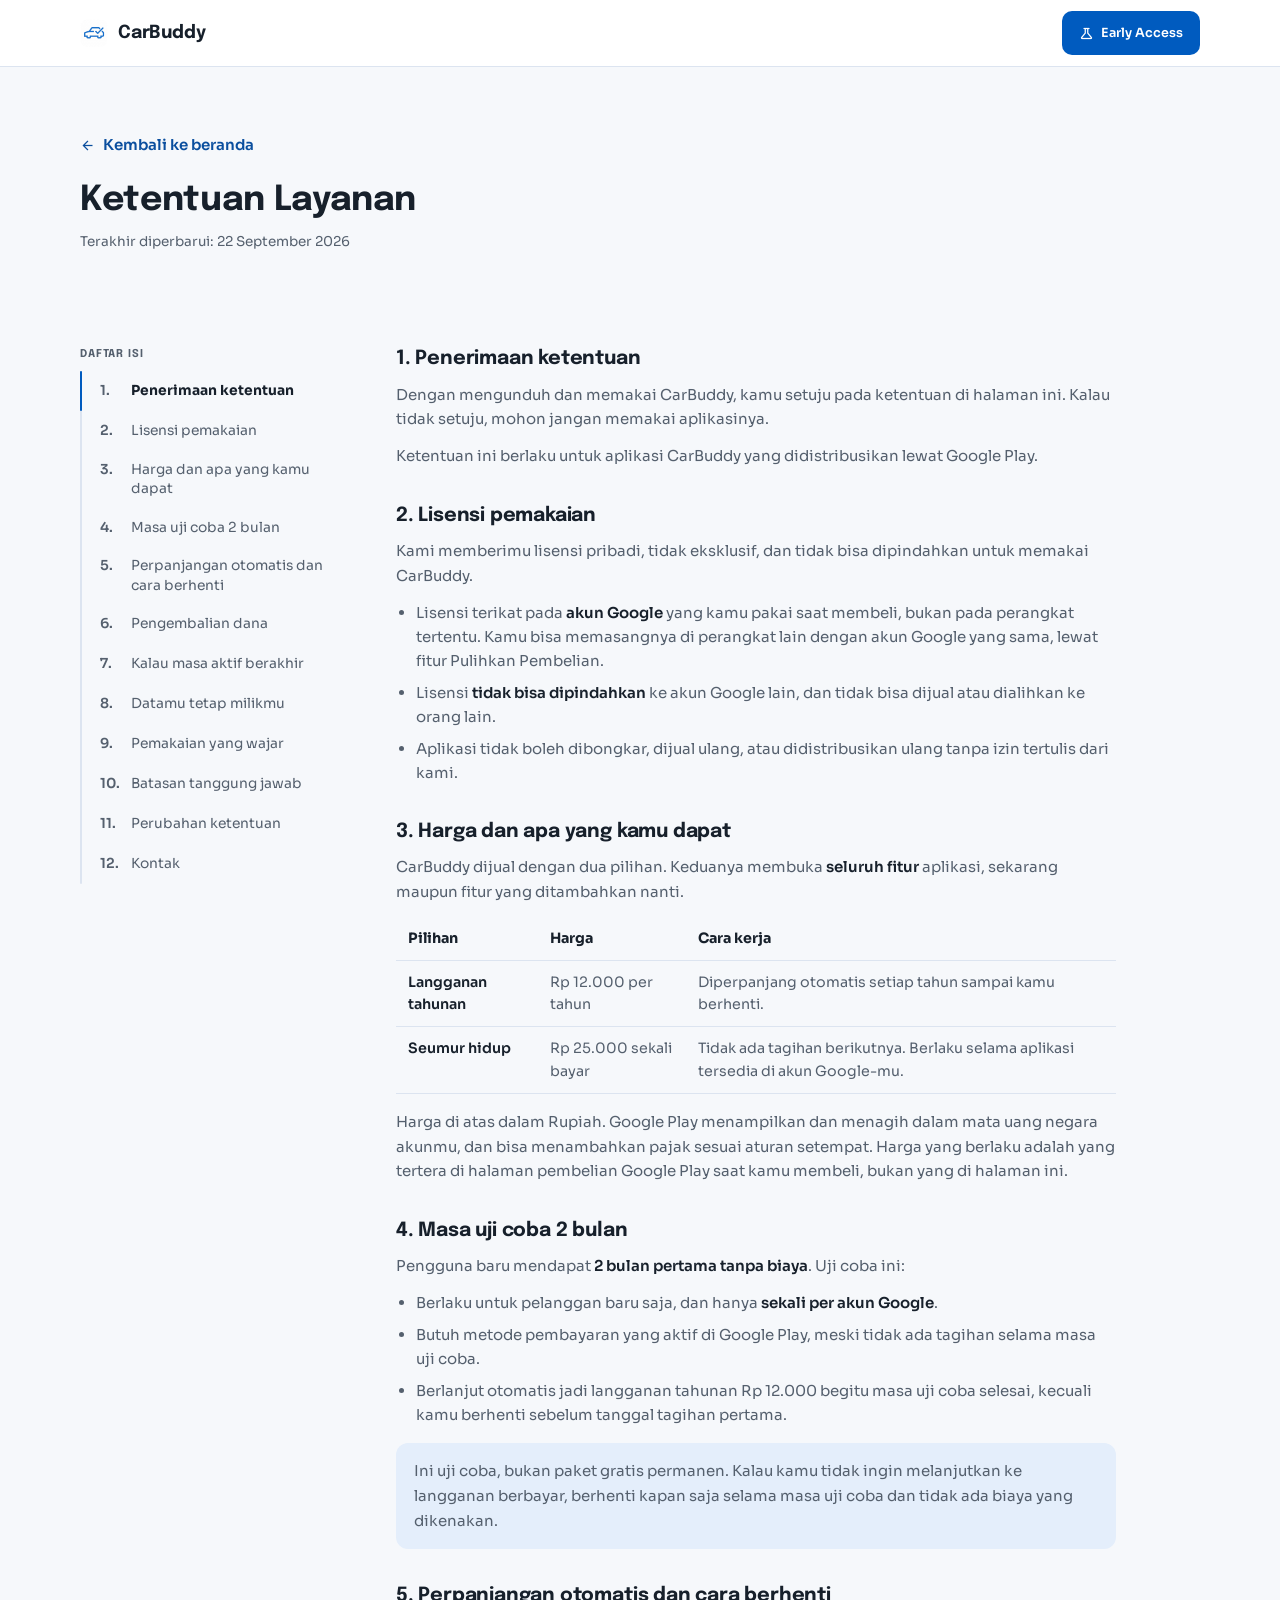
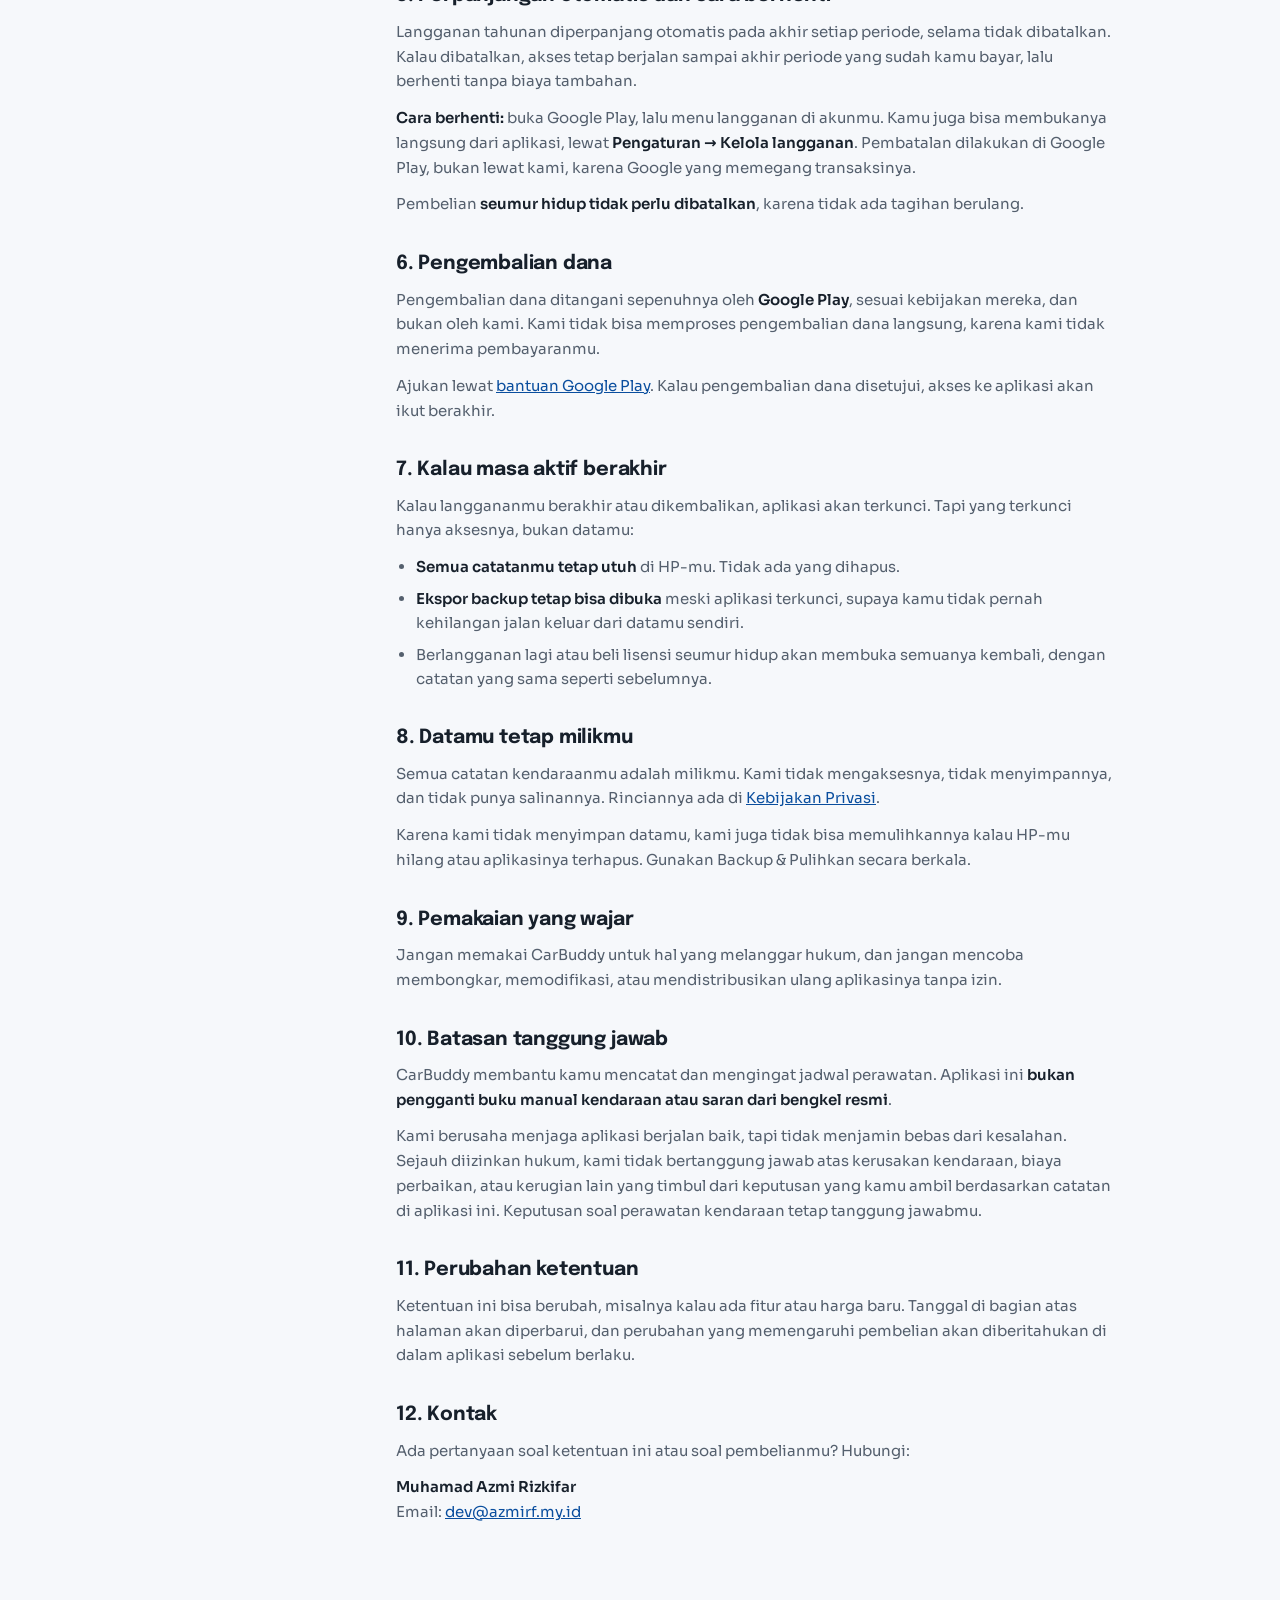
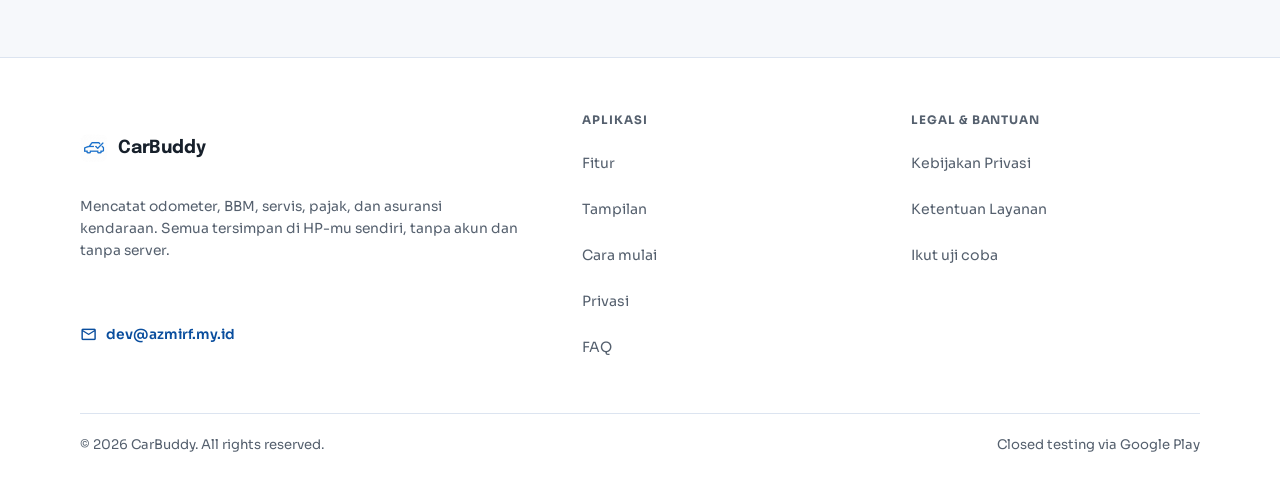
<file: terms.html>
<!DOCTYPE html>
<html lang="id">
<head>
<meta charset="utf-8">
<meta name="viewport" content="width=device-width, initial-scale=1">
<title>Ketentuan Layanan · CarBuddy</title>
<meta name="description" content="Ketentuan Layanan CarBuddy: harga, masa uji coba, perpanjangan otomatis, kebijakan pengembalian dana, dan apa yang terjadi kalau langganan berakhir.">
<link rel="icon" href="images/app_icon.png">
<link rel="preconnect" href="https://fonts.googleapis.com">
<link rel="preconnect" href="https://fonts.gstatic.com" crossorigin>
<link href="https://fonts.googleapis.com/css2?family=Epilogue:wght@400..800&family=Sora:wght@400..800&display=swap" rel="stylesheet">
<link href="https://fonts.googleapis.com/css2?family=Material+Symbols+Outlined:opsz,wght,FILL,GRAD@24,400,0,0" rel="stylesheet">
<link rel="stylesheet" href="styles.css">
</head>
<body>
<a class="skip" href="#konten">Langsung ke konten</a>

<header class="site-head" id="site-head">
  <div class="container head-in">
    <a class="brand" href="index.html" aria-label="CarBuddy, ke beranda">
      <img src="images/app_icon.png" alt="" width="28" height="28">
      <b>CarBuddy</b>
    </a>
    <a class="btn btn-primary head-cta" href="index.html#beta"><span class="ms" aria-hidden="true">science</span>Early Access</a>
  </div>
</header>

<main id="konten">

  <section class="legal-head">
    <div class="container">
      <a class="legal-back" href="index.html"><span class="ms" aria-hidden="true">arrow_back</span>Kembali ke beranda</a>
      <h1>Ketentuan Layanan</h1>
      <p class="legal-updated">Terakhir diperbarui: 22 September 2026</p>
    </div>
  </section>

  <section>
    <div class="container legal-wrap">

      <nav class="legal-toc" aria-label="Daftar isi">
        <h2>Daftar isi</h2>
        <ol>
          <li><a href="#penerimaan">Penerimaan ketentuan</a></li>
          <li><a href="#lisensi">Lisensi pemakaian</a></li>
          <li><a href="#harga">Harga dan apa yang kamu dapat</a></li>
          <li><a href="#trial">Masa uji coba 2 bulan</a></li>
          <li><a href="#perpanjangan">Perpanjangan otomatis dan cara berhenti</a></li>
          <li><a href="#refund">Pengembalian dana</a></li>
          <li><a href="#berakhir">Kalau masa aktif berakhir</a></li>
          <li><a href="#datamu">Datamu tetap milikmu</a></li>
          <li><a href="#wajar">Pemakaian yang wajar</a></li>
          <li><a href="#tanggung">Batasan tanggung jawab</a></li>
          <li><a href="#perubahan">Perubahan ketentuan</a></li>
          <li><a href="#kontak">Kontak</a></li>
        </ol>
      </nav>

      <div class="legal-body">

        <section id="penerimaan">
          <h2>1. Penerimaan ketentuan</h2>
          <p>Dengan mengunduh dan memakai CarBuddy, kamu setuju pada ketentuan di halaman ini. Kalau tidak setuju, mohon jangan memakai aplikasinya.</p>
          <p>Ketentuan ini berlaku untuk aplikasi CarBuddy yang didistribusikan lewat Google Play.</p>
        </section>

        <section id="lisensi">
          <h2>2. Lisensi pemakaian</h2>
          <p>Kami memberimu lisensi pribadi, tidak eksklusif, dan tidak bisa dipindahkan untuk memakai CarBuddy.</p>
          <ul>
            <li>Lisensi terikat pada <strong>akun Google</strong> yang kamu pakai saat membeli, bukan pada perangkat tertentu. Kamu bisa memasangnya di perangkat lain dengan akun Google yang sama, lewat fitur Pulihkan Pembelian.</li>
            <li>Lisensi <strong>tidak bisa dipindahkan</strong> ke akun Google lain, dan tidak bisa dijual atau dialihkan ke orang lain.</li>
            <li>Aplikasi tidak boleh dibongkar, dijual ulang, atau didistribusikan ulang tanpa izin tertulis dari kami.</li>
          </ul>
        </section>

        <section id="harga">
          <h2>3. Harga dan apa yang kamu dapat</h2>
          <p>CarBuddy dijual dengan dua pilihan. Keduanya membuka <strong>seluruh fitur</strong> aplikasi, sekarang maupun fitur yang ditambahkan nanti.</p>
          <div class="legal-table-wrap">
            <table class="legal-table">
              <thead>
                <tr><th>Pilihan</th><th>Harga</th><th>Cara kerja</th></tr>
              </thead>
              <tbody>
                <tr>
                  <td><strong>Langganan tahunan</strong></td>
                  <td>Rp 12.000 per tahun</td>
                  <td>Diperpanjang otomatis setiap tahun sampai kamu berhenti.</td>
                </tr>
                <tr>
                  <td><strong>Seumur hidup</strong></td>
                  <td>Rp 25.000 sekali bayar</td>
                  <td>Tidak ada tagihan berikutnya. Berlaku selama aplikasi tersedia di akun Google-mu.</td>
                </tr>
              </tbody>
            </table>
          </div>
          <p>Harga di atas dalam Rupiah. Google Play menampilkan dan menagih dalam mata uang negara akunmu, dan bisa menambahkan pajak sesuai aturan setempat. Harga yang berlaku adalah yang tertera di halaman pembelian Google Play saat kamu membeli, bukan yang di halaman ini.</p>
        </section>

        <section id="trial">
          <h2>4. Masa uji coba 2 bulan</h2>
          <p>Pengguna baru mendapat <strong>2 bulan pertama tanpa biaya</strong>. Uji coba ini:</p>
          <ul>
            <li>Berlaku untuk pelanggan baru saja, dan hanya <strong>sekali per akun Google</strong>.</li>
            <li>Butuh metode pembayaran yang aktif di Google Play, meski tidak ada tagihan selama masa uji coba.</li>
            <li>Berlanjut otomatis jadi langganan tahunan Rp 12.000 begitu masa uji coba selesai, kecuali kamu berhenti sebelum tanggal tagihan pertama.</li>
          </ul>
          <div class="legal-note">
            <p>Ini uji coba, bukan paket gratis permanen. Kalau kamu tidak ingin melanjutkan ke langganan berbayar, berhenti kapan saja selama masa uji coba dan tidak ada biaya yang dikenakan.</p>
          </div>
        </section>

        <section id="perpanjangan">
          <h2>5. Perpanjangan otomatis dan cara berhenti</h2>
          <p>Langganan tahunan diperpanjang otomatis pada akhir setiap periode, selama tidak dibatalkan. Kalau dibatalkan, akses tetap berjalan sampai akhir periode yang sudah kamu bayar, lalu berhenti tanpa biaya tambahan.</p>
          <p><strong>Cara berhenti:</strong> buka Google Play, lalu menu langganan di akunmu. Kamu juga bisa membukanya langsung dari aplikasi, lewat <strong>Pengaturan &rarr; Kelola langganan</strong>. Pembatalan dilakukan di Google Play, bukan lewat kami, karena Google yang memegang transaksinya.</p>
          <p>Pembelian <strong>seumur hidup tidak perlu dibatalkan</strong>, karena tidak ada tagihan berulang.</p>
        </section>

        <section id="refund">
          <h2>6. Pengembalian dana</h2>
          <p>Pengembalian dana ditangani sepenuhnya oleh <strong>Google Play</strong>, sesuai kebijakan mereka, dan bukan oleh kami. Kami tidak bisa memproses pengembalian dana langsung, karena kami tidak menerima pembayaranmu.</p>
          <p>Ajukan lewat <a href="https://support.google.com/googleplay/answer/2479637" target="_blank" rel="noopener">bantuan Google Play</a>. Kalau pengembalian dana disetujui, akses ke aplikasi akan ikut berakhir.</p>
        </section>

        <section id="berakhir">
          <h2>7. Kalau masa aktif berakhir</h2>
          <p>Kalau langgananmu berakhir atau dikembalikan, aplikasi akan terkunci. Tapi yang terkunci hanya aksesnya, bukan datamu:</p>
          <ul>
            <li><strong>Semua catatanmu tetap utuh</strong> di HP-mu. Tidak ada yang dihapus.</li>
            <li><strong>Ekspor backup tetap bisa dibuka</strong> meski aplikasi terkunci, supaya kamu tidak pernah kehilangan jalan keluar dari datamu sendiri.</li>
            <li>Berlangganan lagi atau beli lisensi seumur hidup akan membuka semuanya kembali, dengan catatan yang sama seperti sebelumnya.</li>
          </ul>
        </section>

        <section id="datamu">
          <h2>8. Datamu tetap milikmu</h2>
          <p>Semua catatan kendaraanmu adalah milikmu. Kami tidak mengaksesnya, tidak menyimpannya, dan tidak punya salinannya. Rinciannya ada di <a href="privacy.html">Kebijakan Privasi</a>.</p>
          <p>Karena kami tidak menyimpan datamu, kami juga tidak bisa memulihkannya kalau HP-mu hilang atau aplikasinya terhapus. Gunakan Backup &amp; Pulihkan secara berkala.</p>
        </section>

        <section id="wajar">
          <h2>9. Pemakaian yang wajar</h2>
          <p>Jangan memakai CarBuddy untuk hal yang melanggar hukum, dan jangan mencoba membongkar, memodifikasi, atau mendistribusikan ulang aplikasinya tanpa izin.</p>
        </section>

        <section id="tanggung">
          <h2>10. Batasan tanggung jawab</h2>
          <p>CarBuddy membantu kamu mencatat dan mengingat jadwal perawatan. Aplikasi ini <strong>bukan pengganti buku manual kendaraan atau saran dari bengkel resmi</strong>.</p>
          <p>Kami berusaha menjaga aplikasi berjalan baik, tapi tidak menjamin bebas dari kesalahan. Sejauh diizinkan hukum, kami tidak bertanggung jawab atas kerusakan kendaraan, biaya perbaikan, atau kerugian lain yang timbul dari keputusan yang kamu ambil berdasarkan catatan di aplikasi ini. Keputusan soal perawatan kendaraan tetap tanggung jawabmu.</p>
        </section>

        <section id="perubahan">
          <h2>11. Perubahan ketentuan</h2>
          <p>Ketentuan ini bisa berubah, misalnya kalau ada fitur atau harga baru. Tanggal di bagian atas halaman akan diperbarui, dan perubahan yang memengaruhi pembelian akan diberitahukan di dalam aplikasi sebelum berlaku.</p>
        </section>

        <section id="kontak">
          <h2>12. Kontak</h2>
          <p>Ada pertanyaan soal ketentuan ini atau soal pembelianmu? Hubungi:</p>
          <!-- TODO(T0.2b): samakan dengan privacy.html dan dengan nama di Payments
               profile Google Play. -->
          <p><strong>Muhamad Azmi Rizkifar</strong><br>
          Email: <a href="mailto:dev@azmirf.my.id">dev@azmirf.my.id</a></p>
        </section>

      </div>
    </div>
  </section>

</main>

<footer>
  <div class="container">
    <div class="foot-grid">
      <div class="foot-brand">
        <a class="brand" href="index.html">
          <img src="images/app_icon.png" alt="" width="28" height="28">
          <b>CarBuddy</b>
        </a>
        <p>Mencatat odometer, BBM, servis, pajak, dan asuransi kendaraan. Semua tersimpan di HP-mu sendiri, tanpa akun dan tanpa server.</p>
        <a class="foot-mail" href="mailto:dev@azmirf.my.id"><span class="ms" aria-hidden="true">mail</span>dev@azmirf.my.id</a>
      </div>

      <nav class="foot-col" aria-labelledby="foot-app-h">
        <h2 id="foot-app-h">Aplikasi</h2>
        <ul>
          <li><a href="index.html#fitur">Fitur</a></li>
          <li><a href="index.html#tampilan">Tampilan</a></li>
          <li><a href="index.html#mulai">Cara mulai</a></li>
          <li><a href="index.html#privasi">Privasi</a></li>
          <li><a href="index.html#faq">FAQ</a></li>
        </ul>
      </nav>

      <nav class="foot-col" aria-labelledby="foot-legal-h">
        <h2 id="foot-legal-h">Legal &amp; bantuan</h2>
        <ul>
          <li><a href="privacy.html">Kebijakan Privasi</a></li>
          <li><a href="terms.html">Ketentuan Layanan</a></li>
          <li><a href="index.html#beta">Ikut uji coba</a></li>
        </ul>
      </nav>
    </div>

    <div class="foot-bar">
      <p>© 2026 CarBuddy. All rights reserved.</p>
      <p class="foot-note">Closed testing via Google Play</p>
    </div>
  </div>
</footer>

<script src="legal.js" defer></script>
</body>
</html>
</file>
<file: styles.css>
/* Palet diambil dari token app (lib/core/theme/tokens.dart): biru #005BBF, aksen #C55500. */
  :root {
    --bg: #F6F8FB;
    --surface: #FFFFFF;
    --ink: #17202B;
    --ink-2: #55606E;
    --line: #DCE4F0;
    --blue: #005BBF;
    --blue-deep: #0A4E9E;
    --blue-hover: #004C9E;
    --blue-tint: #E4EEFB;
    /* Garis SoftCard di app (AppTokens.cardOutline), lebih lembut dari --line. */
    --card-line: #DCE9F7;
    --navy: #0D2B52;
    --navy-ink: #C9D9EE;
    --navy-icon: #9CC0EA;
    --amber: #C55500;
    --amber-text: #8A3E00;
    --amber-tint: #FCEADD;
    --font-display: "Epilogue", system-ui, sans-serif;
    --font-body: "Sora", system-ui, -apple-system, sans-serif;
    --slide-w: clamp(240px, 74vw, 300px);
  }

  * { box-sizing: border-box; margin: 0; padding: 0; }
  html { scroll-padding-top: 88px; }
  @media (prefers-reduced-motion: no-preference) {
    html { scroll-behavior: smooth; }
  }
  body {
    font-family: var(--font-body);
    background: var(--bg);
    color: var(--ink);
    line-height: 1.6;
    font-size: 1rem;
    -webkit-font-smoothing: antialiased;
  }
  img { max-width: 100%; display: block; }
  h1, h2, h3 { font-family: var(--font-display); line-height: 1.15; letter-spacing: -0.01em; }
  h2 { font-size: clamp(1.45rem, 2.1vw + 0.8rem, 2.05rem); font-weight: 700; }
  h3 { font-size: 1.2rem; font-weight: 700; }
  /* Satu ukuran dasar untuk semua layar: 93.75% = 15px. Sebelumnya desktop 16px
     dan ponsel 15px; desktop diturunkan ke angka ponsel karena teksnya terasa
     terlalu besar di layar lebar. Ponsel tidak berubah sama sekali.
     Hampir semua ukuran di berkas ini memakai rem, dan tidak ada padding,
     margin, gap, atau border-radius yang memakai rem, jadi menurunkan akar
     hanya mengecilkan teks: tata letak dan target sentuh berbasis px tetap. */
  html { font-size: 93.75%; }
  p { color: var(--ink-2); }
  strong { color: var(--ink); font-weight: 600; }
  [hidden] { display: none !important; }

  .container { width: min(1120px, 100% - 40px); margin-inline: auto; }
  @media (min-width: 720px) { .container { width: min(1120px, 100% - 56px); } }

  .ms {
    font-family: "Material Symbols Outlined";
    font-weight: normal; font-style: normal;
    display: inline-block; line-height: 1;
    font-variation-settings: "FILL" 0, "wght" 400, "opsz" 24;
    user-select: none;
  }

  .skip {
    position: absolute; left: -9999px; top: 12px; z-index: 100;
    background: var(--blue); color: #fff; padding: 10px 16px; border-radius: 8px;
  }
  .skip:focus { left: 12px; }

  :focus-visible { outline: 3px solid var(--blue); outline-offset: 2px; border-radius: 4px; }
  .on-dark :focus-visible { outline-color: #fff; }

  /* Elemen identitas: chip bergaya plat kendaraan Indonesia (putih, teks hitam, strip biru). */
  .plate {
    display: inline-flex; align-items: stretch; gap: 8px;
    background: var(--surface); border: 1.5px solid var(--ink); border-radius: 5px;
    padding: 4px 12px 4px 4px;
    font-size: 0.78rem; font-weight: 700; letter-spacing: 0.02em; color: var(--ink);
  }
  .plate::before { content: ""; width: 7px; border-radius: 2px; background: var(--blue); }
  .on-dark .plate { background: transparent; border-color: #fff; color: #fff; }

  /* Angka bergaya odometer: sel terpisah dengan garis tengah, angka tabular. JS mengisi tiap
     sel dengan strip vertikal 0-9 di balik jendela setinggi satu angka, jadi update menggulir
     seperti odometer sungguhan. Motif identitas produk yang sengaja diulang: penghitung galeri
     dan penghitung langkah wizard cara-mulai. */
  .odo { display: inline-flex; background: #14202F; border-radius: 6px; padding: 4px 2px; }
  .odo-cell {
    color: #fff; font-weight: 700; font-size: 0.9rem; line-height: 1;
    padding: 4px 5px; font-variant-numeric: tabular-nums;
  }
  .odo-cell + .odo-cell { border-left: 1px solid rgba(255,255,255,0.28); }
  .odo-win { display: block; height: 1em; overflow: hidden; }
  .odo-strip { display: block; }
  .odo-strip > span { display: block; height: 1em; line-height: 1; }
  @media (prefers-reduced-motion: no-preference) {
    .odo-strip { transition: transform 0.45s cubic-bezier(0.22, 1, 0.36, 1); }
  }
  .odo-rest { color: var(--ink-2); font-weight: 600; font-size: 0.9rem; align-self: center; margin-left: 8px; }

  .btn {
    display: inline-flex; align-items: center; justify-content: center; gap: 8px;
    min-height: 48px; padding: 12px 22px; border-radius: 12px;
    font: 600 1rem var(--font-body); text-decoration: none; cursor: pointer;
    border: 1.5px solid transparent;
  }
  .btn-primary { background: var(--blue); color: #fff; }
  .btn-primary:hover { background: var(--blue-hover); }
  .btn-ghost { background: var(--surface); color: var(--blue-deep); border-color: var(--blue); }
  .btn-ghost:hover { background: var(--blue-tint); }
  /* Umpan balik tekan: tombol tenggelam 1px saat aktif, konfirmasi sentuhan yang murah tapi terasa. */
  @media (prefers-reduced-motion: no-preference) {
    .btn { transition: transform 0.15s ease; }
    .btn:active { transform: translateY(1px); }
  }
  .btn-lg { min-height: 56px; padding: 16px 30px; font-size: 1.05rem; border-radius: 14px; }

  /* Marka jalan: garis putus pemisah section, satu-satunya ornamen garis. */
  .road { border: 0; border-top: 3px dashed #C7D6EA; }

  /* Frame HP gaya Android. Bayangan hanya untuk foto utama (hero) dan slide aktif galeri. */
  .phone {
    background: #101821; border-radius: 46px; padding: 11px;
    width: 100%; max-width: 340px;
  }
  .phone-sm { max-width: 300px; }
  .phone-screen { border-radius: 36px; overflow: hidden; position: relative; background: #fff; }
  .phone-screen img { width: 100%; height: auto; user-select: none; -webkit-user-drag: none; }
  .punch {
    position: absolute; top: 10px; left: 50%; transform: translateX(-50%);
    width: 12px; height: 12px; border-radius: 50%; background: #101821;
  }

  /* Header */
  .site-head {
    position: sticky; top: 0; z-index: 50;
    background: var(--surface); border-bottom: 1px solid var(--line);
  }
  .head-in { display: flex; align-items: center; gap: 20px; height: 66px; }
  /* Logo di header dan footer sama-sama tautan, jadi tingginya dinaikkan ke
     target sentuh minimum. Flex-nya sudah center, jadi ikon tetap di tengah. */
  .brand { display: flex; align-items: center; gap: 10px; min-height: 44px; text-decoration: none; color: var(--ink); }
  .brand img { width: 28px; height: 28px; border-radius: 7px; }
  .brand b { font: 700 1.2rem var(--font-display); letter-spacing: -0.01em; }

  /* Lencana status di samping merek. Titiknya menandai keadaan yang benar
     (uji coba tertutup masih berjalan) dan tidak berdenyut: tidak ada yang
     berubah di halaman ini, jadi denyut hanya akan jadi hiasan. */
  .head-badge {
    display: none; align-items: center; gap: 7px;
    padding: 5px 12px 5px 10px; border-radius: 999px;
    background: var(--blue-tint); color: var(--blue-deep);
    font-size: 0.8rem; font-weight: 600; white-space: nowrap;
  }
  .head-dot { width: 7px; height: 7px; border-radius: 50%; background: var(--blue); }

  /* Navigasi ditengahkan: margin auto di kedua sisi, jadi jaraknya dari merek
     dan dari tombol mengikuti lebar layar, bukan nilai tetap. */
  .nav-links { display: none; align-items: center; gap: 2px; margin-inline: auto; }
  .nav-links a {
    display: inline-flex; align-items: center; min-height: 44px; padding: 8px 16px;
    color: var(--ink-2); text-decoration: none; font-weight: 500; font-size: 0.95rem;
    border-radius: 10px;
  }
  .nav-links a:hover { color: var(--ink); background: var(--bg); }
  /* Tautan aktif dapat pil latar, bukan garis bawah: satu penanda saja, dan
     pilnya sekaligus jadi target sentuh yang terlihat. */
  .nav-links a.active { color: var(--blue-deep); background: var(--blue-tint); font-weight: 600; }

  /* CTA navbar lebih ramping dari .btn dasar; 44px menjaga target sentuh minimum. */
  .head-cta {
    display: none; gap: 7px; min-height: 44px; padding: 8px 16px;
    font-size: 0.84rem; font-weight: 600; border-radius: 10px;
  }
  .head-cta .ms { font-size: 1rem; }

  /* Halaman tanpa navigasi (privacy, terms): CTA berdiri langsung setelah merek,
     jadi ia sendiri yang mendorong ke tepi kanan. Di index aturan ini tidak kena,
     karena di sana CTA didahului .nav-links, dan navigasi itulah yang memakai
     margin auto untuk menengahkan diri. */
  .brand + .head-cta { display: inline-flex; margin-left: auto; }

  .burger {
    display: inline-flex; align-items: center; justify-content: center;
    width: 44px; height: 44px; margin-left: auto;
    background: none; border: 1.5px solid var(--line); border-radius: 10px;
    color: var(--ink); cursor: pointer;
  }
  /* Ponsel: lencana ikut tampil di samping merek, jadi status uji coba tetap
     terbaca sebelum tombol menu dibuka. */
  @media (min-width: 560px) {
    .head-badge { display: inline-flex; }
  }
  @media (min-width: 880px) {
    .nav-links { display: flex; }
    .head-cta { display: inline-flex; }
    .burger { display: none; }
  }
  .mobile-menu { display: none; border-top: 1px solid var(--line); background: var(--surface); padding: 10px 0 14px; }
  .menu-open .mobile-menu { display: block; }
  .mobile-menu a {
    display: flex; align-items: center; min-height: 48px; padding: 10px 4px;
    color: var(--ink); text-decoration: none; font-weight: 500;
    border-bottom: 1px solid var(--bg);
  }
  .mobile-menu a:last-child { border-bottom: 0; }

  /* Hero */
  .hero { padding-block: clamp(48px, 8vw, 96px) clamp(40px, 6vw, 72px); }
  .hero-grid { display: grid; gap: 44px; align-items: center; }
  @media (min-width: 880px) { .hero-grid { grid-template-columns: 1.05fr 0.95fr; gap: 56px; } }
  .hero h1 {
    font-size: clamp(1.85rem, 3.5vw + 0.85rem, 2.95rem);
    font-weight: 800; margin: 14px 0 18px;
  }
  .hero h1 span { color: var(--blue); }
  .hero-sub { font-size: 1.08rem; max-width: 46ch; }
  .hero-cta { display: flex; flex-wrap: wrap; gap: 12px; margin-top: 28px; }
  /* Tombol utama hero: ikon di kiri, label, panah di kanan. Panah hanya dipakai
     di satu tombol ini, bukan di semua CTA, karena satu-satunya yang perlu
     petunjuk arah: ia menggulir halaman ke bagian pendaftaran, bukan membuka
     halaman baru. */
  .hero-cta-main {
    min-height: 52px; padding: 13px 22px; border-radius: 14px;
    font-size: 0.95rem; font-weight: 700;
  }
  .hero-cta-main .ms { font-size: 1.25rem; }
  /* Tombol sekunder di baris yang sama harus lebih kecil dari yang utama,
     kalau tidak tindakan utama justru yang terlihat paling kecil. */
  .hero-cta .btn-ghost { font-size: 0.88rem; min-height: 52px; padding: 13px 18px; }
  .hero-cta-main .cta-arrow { font-size: 1.25rem; }
  .hero-facts {
    display: flex; flex-wrap: wrap; gap: 6px 14px; margin-top: 22px;
    color: var(--ink-2); font-size: 0.92rem; font-weight: 500;
  }
  .hero-phone { display: flex; justify-content: center; }
  @media (min-width: 880px) { .hero-phone { justify-content: flex-end; } }
  .hero .road { margin-top: clamp(40px, 6vw, 72px); }

  /* Section dasar */
  section { padding-block: clamp(56px, 8vw, 96px); }
  .sec-head { max-width: 640px; margin-bottom: clamp(28px, 4vw, 44px); }
  .sec-head h2 { margin: 14px 0 12px; }
  .sec-head p { font-size: 1.02rem; }

  /* Kenapa */
  .why-grid { display: grid; gap: 40px; align-items: center; }
  @media (min-width: 880px) { .why-grid { grid-template-columns: 1.05fr 0.95fr; gap: 56px; } }
  .pain-list { list-style: none; margin: 18px 0; display: grid; gap: 10px; }
  .pain-list li { display: flex; gap: 10px; align-items: baseline; color: var(--ink-2); }
  .pain-list .ms { color: var(--amber); font-size: 20px; transform: translateY(3px); }
  .why-sol { margin-top: 22px; padding-top: 22px; border-top: 1px solid var(--line); font-size: 1.02rem; }
  .why-phone { display: flex; justify-content: center; }

  /* Fitur */
  .fitur { background: var(--surface); border-block: 1px solid var(--line); }
  .feat-big {
    display: grid; gap: 32px; align-items: center;
    padding: clamp(24px, 3.5vw, 40px);
    background: var(--bg); border: 1px solid var(--line); border-radius: 20px;
  }
  @media (min-width: 880px) { .feat-big { grid-template-columns: 1fr 1fr; gap: 48px; } }
  .feat-big h3 { font-size: 1.45rem; margin-bottom: 12px; }
  .feat-big .lead { margin-bottom: 16px; }
  .tick-list { list-style: none; display: grid; gap: 8px; }
  .tick-list li { display: flex; gap: 10px; align-items: baseline; color: var(--ink-2); }
  .tick-list .ms { color: var(--blue); font-size: 20px; transform: translateY(3px); }

  /* Mock notifikasi Android: menampilkan perilaku yang tak tampak di screenshot statis. */
  .notif-stack { display: grid; gap: 12px; }
  .notif-label { font-size: 0.78rem; font-weight: 700; letter-spacing: 0.02em; color: var(--ink-2); }
  .notif {
    background: var(--surface); border: 1px solid var(--line); border-radius: 18px;
    padding: 14px 16px; box-shadow: 0 8px 20px -14px rgba(13, 43, 82, 0.35);
  }
  .notif-head { display: flex; align-items: center; gap: 8px; margin-bottom: 8px; }
  .notif-head img { width: 18px; height: 18px; border-radius: 4px; }
  .notif-app { font-size: 0.78rem; font-weight: 600; color: var(--ink); }
  .notif-title { font-weight: 600; color: var(--ink); font-size: 0.95rem; display: flex; align-items: center; gap: 8px; flex-wrap: wrap; }
  .notif-body { font-size: 0.88rem; margin-top: 2px; }
  .chip-segera {
    background: var(--amber-tint); color: var(--amber-text);
    font-size: 0.7rem; font-weight: 700; padding: 2px 8px; border-radius: 5px;
  }

  /* Mock SoftCard: treatment kartu aplikasi apa adanya (putih, garis biru muda,
     tanpa bayangan) supaya baris yang dijelaskan di sini terbaca sama dengan
     yang nanti ditemui di halaman detail servis. */
  .soft-stack { display: grid; gap: 12px; }
  .soft-card {
    display: flex; align-items: center; gap: 14px;
    background: var(--surface); border: 1px solid var(--card-line); border-radius: 16px;
    padding: 16px;
  }
  .soft-card > .ms { color: var(--blue); font-size: 22px; flex: 0 0 auto; }
  .soft-card-body { min-width: 0; flex: 1; }
  .soft-card-title { font-weight: 700; color: var(--ink); font-size: 0.95rem; }
  .soft-card-sub { font-size: 0.86rem; margin-top: 2px; }
  /* Deskripsi record induk dipotong satu baris, persis seperti di app: dua servis
     dibedakan sekilas, dan barisnya tidak ikut menaikkan tinggi kartu. */
  .soft-card-sub.clip { overflow: hidden; text-overflow: ellipsis; white-space: nowrap; }
  .soft-card-go { color: var(--ink-2); font-size: 20px; flex: 0 0 auto; }

  .feat-rest { display: grid; gap: 20px; margin-top: 20px; }
  @media (min-width: 640px) { .feat-rest { grid-template-columns: 1fr 1fr; } }
  .feat-row {
    display: flex; gap: 16px; padding: 22px;
    background: var(--bg); border: 1px solid var(--line); border-radius: 16px;
  }
  .feat-icon {
    flex: 0 0 44px; width: 44px; height: 44px; border-radius: 12px;
    display: flex; align-items: center; justify-content: center;
    background: var(--blue-tint); color: var(--blue-deep);
  }
  .feat-row h3 { font-size: 1.02rem; margin-bottom: 4px; }
  .feat-row p { font-size: 0.92rem; }
  .feat-wide { padding: 22px; background: var(--bg); border: 1px solid var(--line); border-radius: 16px; }
  @media (min-width: 880px) {
    .feat-wide { display: grid; grid-template-columns: 1.2fr 0.8fr; gap: 28px; align-items: center; padding: 28px; }
  }
  .feat-wide .feat-icon { margin-bottom: 14px; }
  .feat-wide h3 { font-size: 1.2rem; margin-bottom: 6px; }
  .feat-wide p { max-width: 52ch; }
  .feat-shot { border: 1px solid var(--line); border-radius: 18px; overflow: hidden; max-width: 280px; margin: 18px auto 0; }
  @media (min-width: 880px) { .feat-shot { margin: 0; justify-self: end; } }
  .feat-shot img { width: 100%; height: auto; }

  /* Galeri tampilan */
  .gal-head { display: flex; flex-wrap: wrap; align-items: flex-end; justify-content: space-between; gap: 16px; max-width: none; }
  .gal-head > div { max-width: 560px; }
  .gal-counter { display: inline-flex; align-items: center; }
  .gal {
    outline-offset: 4px;
    /* Di bawah ~340px padding track (50% - setengah lebar slide) melebihi lebar
       container, dan sisanya meluber ke kanan sebagai gulir halaman. Track-nya
       sendiri sudah overflow-x:auto, jadi memotong di sini tidak menghilangkan
       apa pun: slide tetap bisa digeser. */
    overflow-x: hidden;
  }
  .gal-track { display: flex; gap: 20px;
    overflow-x: auto; scroll-snap-type: x mandatory;
    padding: 12px calc(50% - var(--slide-w) / 2) 28px;
    scrollbar-width: none; cursor: grab;
  }
  .gal-track::-webkit-scrollbar { display: none; }
  .gal-track.dragging { cursor: grabbing; }
  .gal-track.dragging .gal-slide { pointer-events: none; }
  /* Snap dimatikan selama drag dan animasi programatik supaya tidak berkelahi dengan scrollLeft. */
  .gal-track.dragging, .gal-track.no-snap { scroll-snap-type: none; }
  .gal-slide {
    flex: 0 0 auto; width: var(--slide-w); scroll-snap-align: center;
    transition: opacity 0.25s ease, transform 0.25s ease;
  }
  .gal-slide .phone { max-width: none; }
  .gal-slide:not(.is-active) { opacity: 0.5; transform: scale(0.96); }
  .gal-slide.is-active .phone { box-shadow: 0 24px 48px -20px rgba(13, 43, 82, 0.35); }
  @media (prefers-reduced-motion: no-preference) {
    .gal-slide { transition: opacity 0.25s ease, transform 0.25s ease; }
  }
  .gal-caption {
    min-height: 3em; text-align: center; max-width: 52ch; margin-inline: auto;
    font-size: 0.98rem;
  }
  /* Caption berganti dengan crossfade kecil tiap pindah slide, bukan bertukar mentah. */
  @media (prefers-reduced-motion: no-preference) {
    .gal-caption.swap { animation: cap-in 0.35s ease; }
    @keyframes cap-in { from { opacity: 0; transform: translateY(4px); } }
  }
  .gal-nav { display: flex; justify-content: center; align-items: center; gap: 10px; margin-top: 8px; }
  .gal-arrow {
    display: inline-flex; align-items: center; justify-content: center;
    width: 44px; height: 44px; border-radius: 12px;
    background: var(--surface); border: 1.5px solid var(--blue); color: var(--blue-deep); cursor: pointer;
  }
  .gal-arrow:hover { background: var(--blue-tint); }
  .gal-dot {
    width: 44px; height: 44px; display: inline-flex; align-items: center; justify-content: center;
    background: none; border: 0; cursor: pointer; padding: 0;
  }
  .gal-dot::after {
    content: ""; width: 9px; height: 9px; border-radius: 999px;
    background: #6E8098; transition: width 0.2s ease, background 0.2s ease;
  }
  .gal-dot[aria-current="true"]::after { width: 24px; background: var(--blue); }
  .gal-static { display: grid; gap: 24px; }
  @media (min-width: 640px) { .gal-static { grid-template-columns: repeat(auto-fit, minmax(200px, 1fr)); } }
  .gal-static figcaption { font-size: 0.85rem; color: var(--ink-2); margin-top: 8px; }

  /* Wizard cara mulai: band putih menandai zona interaktif di antara dua section abu-abu.
     Dengan JS, panel dan screenshot ditumpuk di satu sel grid sehingga tinggi stabil dan
     pergantian langkah jadi crossfade; tanpa JS ketiga langkah tampil berurutan biasa. */
  .wizard { background: var(--surface); border-block: 1px solid var(--line); }
  .wiz-grid { display: grid; gap: 44px; align-items: center; }
  @media (min-width: 880px) { .wiz-grid { grid-template-columns: 1.05fr 0.95fr; gap: 56px; } }
  .wiz { margin-top: 22px; }
  .wiz-counter { display: none; align-items: center; margin-bottom: 18px; }
  html.js .wiz-counter { display: flex; }
  .wiz-panel h3 { font-size: 1.45rem; margin-bottom: 10px; }
  .wiz-panel p { max-width: 46ch; }
  html.js .wiz-panels, html.js .wiz-shots { display: grid; }
  html.js .wiz-shots { width: 100%; }
  html.js .wiz-panel { grid-area: 1 / 1; opacity: 0; visibility: hidden; }
  html.js .wiz-panel.is-on { opacity: 1; visibility: visible; }
  html.js .wiz-shot { grid-area: 1 / 1; opacity: 0; }
  html.js .wiz-shot.is-on { opacity: 1; }
  /* Gambar yang sedang tidak tampil tidak boleh menerima sentuhan, kalau tidak slider langkah dua
     diam-diam menyerap geseran saat langkah lain yang aktif. */
  html.js .wiz-shot { pointer-events: none; }
  html.js .wiz-shot.is-on { pointer-events: auto; }
  /* Pergantian langkah: panel baru naik-fade seperti caption galeri, panel lama memudar.
     Transisi interaksi, sesuai dial MOTION halaman. */
  @media (prefers-reduced-motion: no-preference) {
    html.js .wiz-panel { transition: opacity 0.3s ease, visibility 0s 0.3s; }
    html.js .wiz-panel.is-on { transition-delay: 0s; animation: cap-in 0.35s ease; }
    html.js .wiz-shot { transition: opacity 0.35s ease; }
  }
  .wiz-nav { display: none; gap: 12px; flex-wrap: wrap; margin-top: 22px; }
  html.js .wiz-nav { display: flex; }
  .wiz-phone { --wiz-slide-w: var(--slide-w); display: flex; flex-direction: column; align-items: center; gap: 12px; }
  @media (min-width: 880px) { .wiz-phone { --wiz-slide-w: 300px; } }
  /* Langkah dua memuat dua contoh catatan (BBM dan servis). Tiap gambar dibungkus frame ponsel
     sendiri dan frame itu ikut bergeser, sama seperti carousel Tampilan: tetangga mengintip di
     tepi dan yang tidak aktif meredup, jadi jelas masih ada gambar lain di sebelahnya.
     Titik penanda duduk di atas frame supaya terlihat sebelum digulir. */
  html.js .wiz-shot { display: grid; justify-items: center; }
  html.js .wiz-shot .phone { width: var(--wiz-slide-w); max-width: none; }
  html.js .wiz-slider {
    display: flex; gap: 16px; overflow-x: auto; scroll-snap-type: x mandatory;
    width: 100%; padding-block: 10px 14px;
    padding-inline: calc((100% - var(--wiz-slide-w)) / 2);
    scrollbar-width: none; cursor: grab;
  }
  /* Di layar sempit track melebar sampai tepi container supaya slide sebelahnya benar-benar
     mengintip — itulah petunjuk bahwa masih ada gambar lain untuk digeser. Padding ikut
     menghitung tambahan 40px itu supaya slide tetap pas di tengah. */
  @media (max-width: 879.98px) {
    html.js .wiz-slider {
      width: calc(100% + 40px); margin-inline: -20px;
      padding-inline: calc((100% + 40px - var(--wiz-slide-w)) / 2);
    }
  }
  html.js .wiz-slider::-webkit-scrollbar { display: none; }
  html.js .wiz-slider.dragging { cursor: grabbing; scroll-snap-type: none; }
  html.js .wiz-slider.dragging .wiz-slide { pointer-events: none; }
  html.js .wiz-slide { flex: 0 0 auto; width: var(--wiz-slide-w); scroll-snap-align: center; }
  .wiz-slide:not(.is-active) { opacity: 0.5; transform: scale(0.96); }
  .wiz-slide.is-active .phone { box-shadow: 0 24px 48px -20px rgba(13, 43, 82, 0.35); }
  @media (prefers-reduced-motion: no-preference) {
    .wiz-slide { transition: opacity 0.25s ease, transform 0.25s ease; }
  }
  .wiz-dots { width: 100%; max-width: var(--wiz-slide-w); justify-content: center; gap: 2px; }
  html.js .wiz-dots { display: flex; }
  .wiz-dot {
    width: 44px; height: 44px; display: inline-flex; align-items: center; justify-content: center;
    background: none; border: 0; padding: 0; cursor: pointer;
  }
  .wiz-dot::after {
    content: ""; width: 9px; height: 9px; border-radius: 999px;
    background: #6E8098; transition: width 0.2s ease, background 0.2s ease;
  }
  .wiz-dot[aria-current="true"]::after { width: 24px; background: var(--blue); }

  /* Overlay onboarding: replika langkah pertama onboarding aplikasi (lib/features/onboarding),
     teks, warna, dan perilakunya disamakan: logo mobil yang bisa diketuk (getar + gelombang
     mesin menyala) dan tombol Mulai. Tampil di setiap muat halaman, dibuka lewat JS supaya
     tanpa JS landing tetap utuh. */
  .ob {
    position: fixed; inset: 0; z-index: 200;
    background: var(--surface);
    display: flex; flex-direction: column;
  }
  body.ob-lock { overflow: hidden; }
  .ob-body {
    flex: 1; display: flex; flex-direction: column; align-items: center; justify-content: center;
    text-align: center; padding: 16px 24px; max-width: 30rem; margin-inline: auto; width: 100%;
  }
  .ob-title { font-size: clamp(1.7rem, 5vw, 2.1rem); font-weight: 800; }
  .ob-sub { margin-top: 10px; font-size: 0.98rem; max-width: 34ch; }
  .ob-logo {
    position: relative; width: 234px; height: 234px; margin-top: 34px;
    background: none; border: 0; padding: 0; cursor: pointer;
    -webkit-tap-highlight-color: transparent;
  }
  .ob-core {
    position: absolute; inset: 0; margin: auto;
    width: 130px; height: 130px; border-radius: 50%;
    background: #fff; box-shadow: 0 18px 36px -16px rgba(13, 43, 82, 0.45);
  }
  .ob-core::after {
    content: ""; position: absolute; inset: 8px; border-radius: 50%;
    background: linear-gradient(135deg, var(--blue), var(--blue-deep));
  }
  .ob-car {
    position: absolute; inset: 0; z-index: 1; margin: auto;
    width: 58px; height: 58px; line-height: 58px; text-align: center;
    color: #fff; font-size: 58px;
    font-variation-settings: "FILL" 1, "wght" 400, "opsz" 48;
  }
  .ob-bubble {
    position: absolute; width: 40px; height: 40px; border-radius: 50%;
    background: #fff; box-shadow: 0 8px 20px -14px rgba(13, 43, 82, 0.35);
    display: flex; align-items: center; justify-content: center;
    color: var(--blue);
  }
  .ob-bubble .ms { font-size: 18px; font-variation-settings: "FILL" 1, "wght" 400, "opsz" 24; }
  .ob-bubble.b0 { right: 25px; bottom: 25px; }
  .ob-bubble.b1 { left: 25px; bottom: 25px; }
  .ob-bubble.b2 { right: 25px; top: 25px; }
  .ob-bubble.b3 { left: 25px; top: 25px; }
  .ob-wave {
    position: absolute; inset: 0; margin: auto; width: 156px; height: 156px;
    border-radius: 50%; border: 2px solid rgba(0, 91, 191, 0.3);
    opacity: 0; pointer-events: none;
  }
  .ob-wave.w2 { border-color: rgba(0, 91, 191, 0.2); }
  .ob-wave.w3 { border-color: rgba(0, 91, 191, 0.1); }
  .ob-hint {
    margin-top: 26px; font-size: 0.82rem; font-weight: 600; letter-spacing: 0.3px;
    color: rgba(0, 91, 191, 0.8);
  }
  .ob-start {
    display: inline-flex; align-items: center; justify-content: center; gap: 10px;
    margin-top: 34px;
    min-height: 48px; padding: 12px 26px; border: 0; border-radius: 999px;
    background: var(--blue); color: #fff;
    font: 600 1rem var(--font-body); cursor: pointer;
  }
  .ob-start:hover { background: var(--blue-hover); }
  .ob-start .ms { font-size: 15px; }
  @media (prefers-reduced-motion: no-preference) {
    .ob { transition: transform 0.45s ease-in; animation: ob-fade 0.25s ease; }
    /* Keluar: menggeser seluruh overlay ke atas sampai tuntas, menyerahkan panggung ke landing. */
    .ob.ob-out { transform: translateY(-100%); }
    @keyframes ob-fade { from { opacity: 0; } }
    /* Masuk seperti aplikasi: teks reveal, logo memantul elastic, gelembung fitur
       bergiliran diagonal. Semuanya sekali jalan. */
    .ob-title, .ob-sub, .ob-hint { animation: cap-in 0.5s ease backwards; }
    .ob-sub { animation-delay: 0.1s; }
    .ob-hint { animation-delay: 0.45s; }
    .ob-core { animation: ob-core-in 0.7s cubic-bezier(0.34, 1.56, 0.64, 1) backwards; }
    .ob-bubble { animation: ob-bubble-in 0.6s cubic-bezier(0.34, 1.56, 0.64, 1) backwards; }
    .ob-bubble.b0 { animation-delay: 0.3s; --fx: -30px; --fy: -30px; }
    .ob-bubble.b1 { animation-delay: 0.45s; --fx: 30px; --fy: -30px; }
    .ob-bubble.b2 { animation-delay: 0.6s; --fx: -30px; --fy: 30px; }
    .ob-bubble.b3 { animation-delay: 0.75s; --fx: 30px; --fy: 30px; }
    /* Ketukan: getar mesin + pop skala, lalu tiga gelombang memuai dan memudar.
       Keempat pilar berdenyut berurutan setiap rev — gema dari stagger diagonal masuknya. */
    .ob-logo.rev .ob-core { animation: ob-shake 0.4s ease-in-out, ob-pop 0.3s ease; }
    .ob-logo.rev .ob-wave { animation: ob-wave-out 0.6s ease-out forwards; }
    .ob-logo.rev .ob-wave.w2 { animation-duration: 0.8s; }
    .ob-logo.rev .ob-wave.w3 { animation-duration: 1s; }
    .ob-logo.rev .ob-bubble { animation: ob-bubble-pop 0.5s ease; }
    .ob-logo.rev .ob-bubble.b1 { animation-delay: 0.08s; }
    .ob-logo.rev .ob-bubble.b2 { animation-delay: 0.16s; }
    .ob-logo.rev .ob-bubble.b3 { animation-delay: 0.24s; }
    .ob-start:active { transform: translateY(1px); }
  }
  @keyframes ob-core-in { from { transform: scale(0.3); } }
  @keyframes ob-bubble-in { from { opacity: 0; transform: translate(var(--fx, 0), var(--fy, 0)); } }
  @keyframes ob-bubble-pop {
    0% { transform: scale(1); }
    40% { transform: scale(1.28); }
    100% { transform: scale(1); }
  }
  @keyframes ob-shake {
    0%, 100% { transform: translateX(0) rotate(0); }
    10% { transform: translateX(-3px) rotate(-2deg); }
    20% { transform: translateX(3px) rotate(2deg); }
    30% { transform: translateX(-3px) rotate(-1.5deg); }
    45% { transform: translateX(3px) rotate(1.5deg); }
    60% { transform: translateX(-2px) rotate(-1deg); }
    80% { transform: translateX(2px) rotate(0.5deg); }
  }
  @keyframes ob-pop {
    0% { transform: scale(1); }
    40% { transform: scale(1.12); }
    100% { transform: scale(1); }
  }
  @keyframes ob-wave-out {
    from { opacity: 0.9; transform: scale(0.8); }
    to { opacity: 0; transform: scale(1.3); }
  }

  /* Privasi: satu-satunya band gelap, diberi ke pembeda terkuat produk agar hierarki terasa. */
  .privasi { background: var(--navy); }
  .privasi .sec-head { max-width: 720px; }
  .privasi h2 { color: #fff; }
  .privasi-lead { color: var(--navy-ink); font-size: 1.05rem; max-width: 58ch; }
  .fact-grid { display: grid; gap: 24px; margin-top: 36px; }
  @media (min-width: 720px) { .fact-grid { grid-template-columns: repeat(3, 1fr); } }
  .fact .feat-icon { background: rgba(255, 255, 255, 0.1); color: var(--navy-icon); }
  .fact h3 { color: #fff; font-size: 1.02rem; margin: 12px 0 4px; }
  .fact p { color: var(--navy-ink); font-size: 0.92rem; }
  .privasi-backup {
    display: flex; gap: 14px; align-items: flex-start;
    margin-top: 36px; padding-top: 28px; border-top: 1px solid rgba(255, 255, 255, 0.16);
    max-width: 720px;
  }
  .privasi-backup .feat-icon { background: rgba(255, 255, 255, 0.1); color: var(--navy-icon); }
  .privasi-backup p { color: var(--navy-ink); }
  .privasi-backup code {
    font-family: ui-monospace, "Cascadia Mono", monospace; font-size: 0.9em;
    background: rgba(255, 255, 255, 0.1); color: #fff; padding: 1px 7px; border-radius: 5px;
  }

  /* FAQ */
  .faq-wrap { max-width: 760px; }
  .faq-item { background: var(--surface); border: 1px solid var(--line); border-radius: 14px; margin-bottom: 12px; }
  .faq-q {
    display: flex; align-items: center; justify-content: space-between; gap: 16px;
    width: 100%; min-height: 44px; padding: 16px 18px;
    background: none; border: 0; cursor: pointer;
    font: 600 1rem var(--font-body); color: var(--ink); text-align: left;
  }
  .faq-q .ms { color: var(--ink-2); transition: transform 0.2s ease; }
  .faq-item.open .faq-q .ms { transform: rotate(180deg); }
  .faq-a { display: grid; grid-template-rows: 0fr; }
  .faq-item.open .faq-a { grid-template-rows: 1fr; }
  @media (prefers-reduced-motion: no-preference) {
    .faq-a { transition: grid-template-rows 0.25s ease; }
    .faq-q .ms { transition: transform 0.2s ease; }
  }
  .faq-a-inner { overflow: hidden; }
  .faq-a-inner p { padding: 0 18px 18px; font-size: 0.95rem; }

  /* CTA akhir */
  .cta-final { text-align: center; }
  .cta-final .sec-head { margin-inline: auto; text-align: center; }
  .cta-note { font-size: 0.88rem; margin-top: 14px; }

  footer { background: var(--surface); border-top: 1px solid var(--line); padding: clamp(40px, 5vw, 56px) 0 0; }
  /* Tiga kolom: blok merek yang lebar, lalu dua kolom tautan. Grid, bukan flex,
     supaya kedua kolom tautan rata di garis yang sama berapa pun panjang teks
     di kolom merek. */
  .foot-grid { display: grid; gap: clamp(28px, 4vw, 40px); }
  @media (min-width: 760px) {
    .foot-grid { grid-template-columns: minmax(0, 1.6fr) minmax(0, 1fr) minmax(0, 1fr); }
  }
  .foot-brand { display: grid; gap: 14px; justify-items: start; }
  /* Logo di footer ikut jadi tautan, jadi tingginya dinaikkan ke target sentuh
     minimum. Flex-nya sudah center, jadi ikon tetap di tengah kotak 44px. */
  .foot-brand .brand { min-height: 44px; }
  .foot-brand p { font-size: 0.92rem; max-width: 44ch; }
  .foot-mail {
    display: inline-flex; align-items: center; gap: 9px; min-height: 44px;
    color: var(--blue-deep); font-weight: 600; font-size: 0.92rem; text-decoration: none;
  }
  .foot-mail:hover { text-decoration: underline; }
  .foot-mail .ms { font-size: 1.15rem; }
  .foot-made { color: var(--ink-2); font-size: 0.85rem; }
  .foot-made strong { color: var(--ink); font-weight: 600; }

  /* Judul kolom: huruf besar berspasi, dipakai sekali di footer sebagai penanda
     kelompok tautan. Sengaja tidak dipakai di section lain supaya tetap jadi
     penanda "ini peta situs", bukan gaya judul yang berulang. */
  .foot-col h2 {
    font-family: var(--font-body); font-size: 0.78rem; font-weight: 700;
    letter-spacing: 0.08em; text-transform: uppercase; color: var(--ink-2);
    margin-bottom: 14px;
  }
  .foot-col ul { list-style: none; display: grid; gap: 2px; }
  .foot-col a {
    display: inline-flex; align-items: center; min-height: 44px;
    color: var(--ink-2); font-size: 0.94rem; text-decoration: none;
  }
  .foot-col a:hover { color: var(--blue-deep); text-decoration: underline; }

  /* Baris penutup: dipisah garis penuh, hak cipta di kiri, catatan kanal di kanan. */
  .foot-bar {
    display: flex; flex-wrap: wrap; gap: 6px 20px; align-items: center;
    margin-top: clamp(32px, 4vw, 44px); padding: 20px 0 24px;
    border-top: 1px solid var(--line);
  }
  .foot-bar p { font-size: 0.88rem; }
  .foot-note { margin-left: auto; color: var(--ink-2); }
  /* Ponsel: catatan kanal turun ke barisnya sendiri, rata kiri, karena
     margin-left:auto menggantungkannya di tepi kanan begitu baris patah. */
  @media (max-width: 599px) {
    .foot-note { margin-left: 0; }
  }

  /* Reveal: fade + naik kecil, sekali jalan, hanya saat JS aktif dan user tak mematikan motion. */
  @media (prefers-reduced-motion: no-preference) {
    html.js .reveal { opacity: 0; transform: translateY(14px); }
    html.js .reveal.in { opacity: 1; transform: none; transition: opacity 0.5s ease, transform 0.5s ease; }
    /* Hero: anak-anaknya masuk bergiliran (judul → sub → CTA → fakta) supaya urutan fokus
       pembaca terpandu; mockup HP menyusul belakangan. Tetap sekali jalan, tanpa loop. */
    html.js .reveal.stagger { opacity: 1; transform: none; transition: none; }
    html.js .stagger:not(.in) > * { opacity: 0; transform: translateY(14px); }
    html.js .stagger.in > * { opacity: 1; transform: none; transition: opacity 0.5s ease, transform 0.5s ease; }
    html.js .stagger.in > *:nth-child(2) { transition-delay: 0.08s; }
    html.js .stagger.in > *:nth-child(3) { transition-delay: 0.16s; }
    html.js .stagger.in > *:nth-child(4) { transition-delay: 0.24s; }
    html.js .hero-phone.in { transition-delay: 0.15s; }
  }

  /* ===== Halaman legal (privacy.html, terms.html) =====
     Halaman ini memuat styles.css dan TIDAK memuat app.js: skrip itu menambahkan
     kelas .js ke <html>, dan `html.js .reveal { opacity: 0 }` akan menyembunyikan
     seluruh isi halaman yang tak pernah di-reveal. Karena itu kelas .reveal tidak
     dipakai di sini sama sekali. */
  .legal-head { padding-block: clamp(32px, 5vw, 56px) 0; }
  .legal-head h1 { font-size: clamp(1.7rem, 2.6vw + 0.85rem, 2.3rem); font-weight: 700; margin: 14px 0 10px; }
  .legal-updated { font-size: 0.9rem; color: var(--ink-2); }
  .legal-wrap { display: grid; gap: 32px; align-items: start; }
  /* Grid item punya lantai min-content secara bawaan, jadi tabel harga di
     dalam .legal-body memaksa kolomnya selebar 304px dan sisanya meluber ke
     kanan di layar sempit. Lantai itu dilepas di sini, dan tabelnya sendiri
     sudah punya overflow-x: auto sebagai penampung. */
  .legal-wrap > * { min-width: 0; }
  @media (min-width: 880px) { .legal-wrap { grid-template-columns: 260px 1fr; gap: 56px; } }

  /* Daftar isi: rel tipis di tepi kiri menandai posisi baca, dan ruas biru di
     atasnya menunjuk bagian yang sedang terlihat. Relnya satu garis penuh,
     bukan garis per item, jadi daftarnya terbaca sebagai satu jalur, bukan
     tumpukan garis. Kotak latarnya dilepas: tanpa bingkai, rel itu sendiri yang
     jadi batas, dan daftarnya berhenti terlihat seperti kartu di dalam kolom. */
  .legal-toc { position: relative; }
  @media (min-width: 880px) {
    .legal-toc {
      position: sticky; top: 88px;
      /* Daftar terpanjang (terms) lebih tinggi dari layar pendek. Dibiarkan
         menggulir sendiri daripada terpotong tanpa cara menjangkaunya. */
      max-height: calc(100vh - 108px); overflow-y: auto;
    }
  }
  /* Label huruf besar berspasi lebar: memisahkan "ini apa" dari "isinya apa".
     Sama dengan perlakuan judul kolom di footer, jadi ini konvensi situs. */
  .legal-toc h2 {
    font-size: 0.72rem; font-weight: 700; letter-spacing: 0.08em;
    text-transform: uppercase; color: var(--ink-2); margin-bottom: 10px;
  }
  /* Rel dipasang di <ol>, bukan di <nav>: kalau di <nav>, garisnya ikut naik
     sampai label di atasnya. */
  .legal-toc ol {
    position: relative; padding-left: 20px;
    list-style: none; display: grid; counter-reset: toc;
  }
  .legal-toc ol::before {
    content: ''; position: absolute; left: 0; top: 0; bottom: 0;
    width: 2px; border-radius: 2px; background: var(--line);
  }
  .legal-toc a {
    position: relative;
    display: grid; grid-template-columns: auto 1fr; gap: 0 10px;
    /* Barisnya dipusatkan di dalam tinggi minimumnya, tapi isinya rata baris
       dasar: nomor tetap sebaris dengan baris pertama teks saat judulnya
       melipat dua. */
    align-items: baseline; align-content: center;
    min-height: 44px; padding: 9px 0;
    /* Belum dibaca: abu-abu. Kalau semua item biru, warna berhenti menandai
       apa pun dan yang sedang aktif tidak lagi menonjol. */
    color: var(--ink-2); text-decoration: none;
    font-size: 0.92rem; line-height: 1.4;
  }
  /* Di ponsel daftar ini disentuh, jadi tingginya tetap 44px. Di layar lebar ia
     jadi rel samping yang diklik dengan tetikus, dan 44px per baris membuat
     daftarnya jarang sampai susah dipindai sebagai satu jalur. Di sana
     barisnya dirapatkan ke 40px, sama dengan jarak baris di acuan desainnya;
     target kliknya masih jauh di atas batas 24px. */
  @media (min-width: 880px) {
    .legal-toc a { min-height: 40px; }
  }
  .legal-toc a:hover { color: var(--ink); }
  /* Lebarnya tetap supaya nomor dua digit tidak menggeser teks di sebelahnya. */
  .legal-toc a::before {
    counter-increment: toc; content: counter(toc) ".";
    width: 1.5em; color: var(--ink-2); font-weight: 600;
  }
  /* Bagian yang sedang dibaca: teksnya lebih gelap dan lebih tebal, dan ruas
     relnya menyala biru. Tiga penanda sekaligus, bukan warna saja, supaya
     bedanya tetap terbaca tanpa membedakan warna. */
  .legal-toc a.active { color: var(--ink); font-weight: 700; }
  .legal-toc a.active::after {
    content: ''; position: absolute; left: -20px; top: 0; bottom: 0;
    width: 2px; border-radius: 2px; background: var(--blue);
  }

  .legal-body { max-width: 720px; }
  .legal-body section { padding-block: 0; margin-bottom: 36px; }
  .legal-body h2 { font-size: 1.3rem; margin-bottom: 12px; scroll-margin-top: 96px; }
  .legal-body h3 { font-size: 1.05rem; margin: 20px 0 8px; }
  .legal-body p { margin-bottom: 12px; line-height: 1.65; }
  .legal-body ul, .legal-body ol { margin: 0 0 12px 20px; display: grid; gap: 8px; }
  .legal-body li { color: var(--ink-2); line-height: 1.6; }
  .legal-body a { color: var(--blue-deep); }
  .legal-body strong { color: var(--ink); }
  /* Tabel ringkas untuk harga: lebih terbaca daripada paragraf berisi angka. */
  /* Tabel harga: tiga kolom teks yang tidak bisa menyusut di bawah lebar
     minimumnya. Di layar sempit tabelnya digeser mendatar di dalam bingkainya
     sendiri, bukan memaksa seluruh halaman ikut meluber. */
  .legal-table-wrap { overflow-x: auto; margin: 8px 0 16px; }
  .legal-table { width: 100%; border-collapse: collapse; font-size: 0.95rem; }
  .legal-table th, .legal-table td { text-align: left; padding: 10px 12px; border-bottom: 1px solid var(--line); vertical-align: top; }
  .legal-table th { color: var(--ink); font-weight: 700; }
  .legal-table td { color: var(--ink-2); }
  .legal-note { background: var(--blue-tint); border-radius: 12px; padding: 16px 18px; margin: 16px 0; }
  .legal-note p { margin: 0; }
  .legal-back { display: inline-flex; align-items: center; gap: 8px; min-height: 44px; color: var(--blue-deep); font-weight: 600; text-decoration: none; }
  .legal-back:hover { text-decoration: underline; }

  /* ===== Section beta (#beta): satu-satunya jalur konversi sekarang =====
     Setiap kontrol "Early Access" di halaman ini menggulir ke sini.
     Susunannya mengikuti acuan tiga blok: empat kartu langkah berbingkai, satu
     kartu hadiah melebar, lalu formulir dan dua kartu bantuan berdampingan. */
  .beta { background: var(--surface); border-top: 1px solid var(--line); }
  .beta .sec-head { text-align: center; margin-inline: auto; }

  /* Langkah: kartu berbingkai dengan nomor menggantung di tepi atas dan ikon di
     tengah. Nomor di tepi itu yang membuat empat kartu terbaca berurutan tanpa
     perlu garis penghubung. */
  .beta-steps {
    list-style: none; display: grid; gap: 20px;
    margin: clamp(32px, 4.5vw, 48px) 0 0; counter-reset: step;
  }
  @media (min-width: 720px) { .beta-steps { grid-template-columns: repeat(2, 1fr); gap: 24px; } }
  @media (min-width: 1040px) { .beta-steps { grid-template-columns: repeat(4, 1fr); } }
  .beta-steps li {
    counter-increment: step; position: relative;
    background: var(--bg); border: 1px solid var(--line); border-radius: 16px;
    padding: 30px 22px 24px; text-align: center;
  }
  .beta-steps li::before {
    content: counter(step);
    position: absolute; top: -14px; left: 50%; transform: translateX(-50%);
    display: grid; place-items: center; width: 28px; height: 28px;
    border-radius: 50%; background: var(--surface); border: 1px solid var(--line);
    color: var(--ink-2); font-weight: 700; font-size: 0.85rem;
  }
  /* Ikon langkah: kotak bersudut lembut, bukan bulat, supaya tidak bersaing
     dengan nomor bulat di atasnya. */
  .beta-step-icon {
    display: grid; place-items: center; width: 48px; height: 48px;
    margin: 0 auto 14px; border-radius: 14px;
    background: var(--blue-tint); color: var(--blue-deep); font-size: 1.5rem;
  }
  .beta-steps b { display: block; margin-bottom: 6px; color: var(--ink); }
  .beta-step-copy { display: block; color: var(--ink-2); font-size: 0.94rem; line-height: 1.5; }

  /* Kartu hadiah: melebar penuh, ikon di kiri, lencana di kanan. Satu baris
     mendatar supaya bacaannya satu kalimat panjang, bukan kolom sempit. */
  .beta-reward {
    display: grid; gap: 18px; align-items: center;
    margin-top: clamp(28px, 4vw, 40px);
    background: var(--blue-tint); border: 1px solid #C9DDF7; border-radius: 18px;
    padding: clamp(22px, 3.4vw, 30px);
  }
  @media (min-width: 780px) {
    .beta-reward { grid-template-columns: auto 1fr auto; gap: 24px; }
  }
  .beta-reward-icon {
    display: grid; place-items: center; width: 52px; height: 52px;
    border-radius: 14px; background: var(--surface); color: var(--blue-deep); font-size: 1.6rem;
  }
  .beta-reward-body h3 { color: var(--ink); margin-bottom: 6px; }
  .beta-reward-body p { margin-bottom: 8px; }
  .beta-reward-body p:last-child { margin-bottom: 0; }
  /* Lencana status nyata (tidak ada pembayaran), bukan hiasan: isinya mengulang
     satu fakta yang sudah disebut di badan kartu. */
  .beta-reward-badge {
    display: inline-flex; align-items: center; gap: 8px; justify-self: start;
    background: var(--surface); border: 1px solid #C9DDF7; border-radius: 999px;
    padding: 9px 16px; color: var(--blue-deep); font-weight: 600; font-size: 0.9rem;
    white-space: nowrap;
  }
  .beta-reward-badge .ms { font-size: 1.15rem; }

  /* Baris pendaftaran: formulir di kiri, dua kartu bantuan di kanan. */
  .beta-cta { display: grid; gap: clamp(20px, 3vw, 28px); margin-top: clamp(28px, 4vw, 40px); }
  @media (min-width: 900px) {
    .beta-cta { grid-template-columns: 1.35fr 1fr; gap: clamp(24px, 3vw, 32px); align-items: start; }
  }

  .beta-form {
    display: grid; gap: 18px; text-align: left;
    background: var(--surface); border: 1px solid var(--line); border-radius: 18px;
    padding: clamp(22px, 4vw, 32px);
    box-shadow: 0 12px 28px -20px rgba(13, 43, 82, 0.35);
  }
  .beta-form-title { font-size: 1.15rem; margin-bottom: 2px; }
  .beta-field { display: grid; gap: 6px; }
  .beta-field label { font-weight: 600; font-size: 0.95rem; }
  .beta-field label span[aria-hidden] { color: var(--amber-text); }
  .beta-field .hint { font-size: 0.85rem; color: var(--ink-2); font-weight: 400; }
  .beta-field input[type="text"], .beta-field input[type="email"] {
    min-height: 48px; padding: 12px 14px; border: 1.5px solid var(--line); border-radius: 12px;
    font: 400 1rem var(--font-body); color: var(--ink); background: var(--surface); width: 100%;
  }
  .beta-field input::placeholder { color: var(--ink-2); opacity: 0.75; }
  .beta-field input:focus-visible { outline: 3px solid var(--blue); outline-offset: 2px; border-color: var(--blue); }
  /* Persetujuan dibingkai sendiri supaya terbaca sebagai satu syarat utuh yang
     harus dicentang, bukan satu baris teks kecil yang terlewat. */
  .beta-check {
    display: grid; grid-template-columns: auto 1fr; gap: 12px; align-items: start;
    background: var(--bg); border: 1px solid var(--line); border-radius: 14px; padding: 14px 16px;
  }
  .beta-check input { width: 24px; height: 24px; margin-top: 2px; accent-color: var(--blue); }
  .beta-check label { font-size: 0.92rem; color: var(--ink-2); line-height: 1.55; }
  .beta-form .btn { width: 100%; }
  .beta-btn-label { display: grid; gap: 1px; line-height: 1.25; }
  .beta-btn-label small { font-weight: 500; font-size: 0.8rem; opacity: 0.85; }
  /* Fakta singkat di bawah tombol: mengulang yang sudah dijelaskan di atas,
     jadi bentuknya daftar ikon, bukan paragraf baru. */
  .beta-facts {
    list-style: none; display: flex; flex-wrap: wrap; gap: 8px 20px;
    justify-content: center; font-size: 0.85rem; color: var(--ink-2);
  }
  .beta-facts li { display: inline-flex; align-items: center; gap: 6px; }
  .beta-facts .ms { color: var(--blue-deep); font-size: 1.05rem; }
  .beta-alt { text-align: center; font-size: 0.9rem; }
  .beta-alt a { color: var(--blue-deep); font-weight: 600; }
  /* Peringatan validasi: hanya muncul saat form dikirim belum lengkap. */
  .beta-error {
    display: none; background: #FDECEC; color: #9B1C1C; border-radius: 12px;
    padding: 12px 14px; font-size: 0.9rem;
  }
  .beta-error.show { display: block; }

  .beta-aside { display: grid; gap: 16px; }
  .beta-card {
    background: var(--bg); border: 1px solid var(--line); border-radius: 16px;
    padding: 20px 22px;
  }
  .beta-card h4 {
    display: flex; align-items: center; gap: 8px;
    font-family: var(--font-display); font-size: 1rem; margin-bottom: 8px;
  }
  .beta-card h4 .ms { color: var(--blue-deep); font-size: 1.15rem; }
  .beta-card p { font-size: 0.9rem; }
  .beta-card-link {
    display: inline-flex; align-items: center; gap: 8px; min-height: 44px;
    margin-top: 4px; color: var(--blue-deep); font-weight: 600; font-size: 0.92rem;
    text-decoration: none;
  }
  .beta-card-link:hover { text-decoration: underline; }
  .beta-card-list { list-style: none; display: grid; gap: 10px; }
  .beta-card-list li {
    display: grid; grid-template-columns: auto 1fr; gap: 10px; align-items: start;
    font-size: 0.9rem; color: var(--ink-2); line-height: 1.5;
  }
  .beta-card-list .ms { color: var(--blue-deep); font-size: 1.05rem; margin-top: 2px; }

  /* Judul section beta: baris kedua dapat warna aksen, mengikuti pola hero h1 span. */
  .beta h2 span { color: var(--blue); }

  /* Target sentuh minimum 44px (R-03). Kotak centang dan link cadangan email
     dinaikkan ke tinggi itu tanpa mengubah tampilannya: checkbox tumbuh, link
     dapat padding vertikal yang tidak menggeser tata letak karena
     display-nya inline-block. */
  .beta-check input { width: 24px; height: 24px; }
  .beta-alt a { display: inline-block; padding: 12px 0; }
</file>
